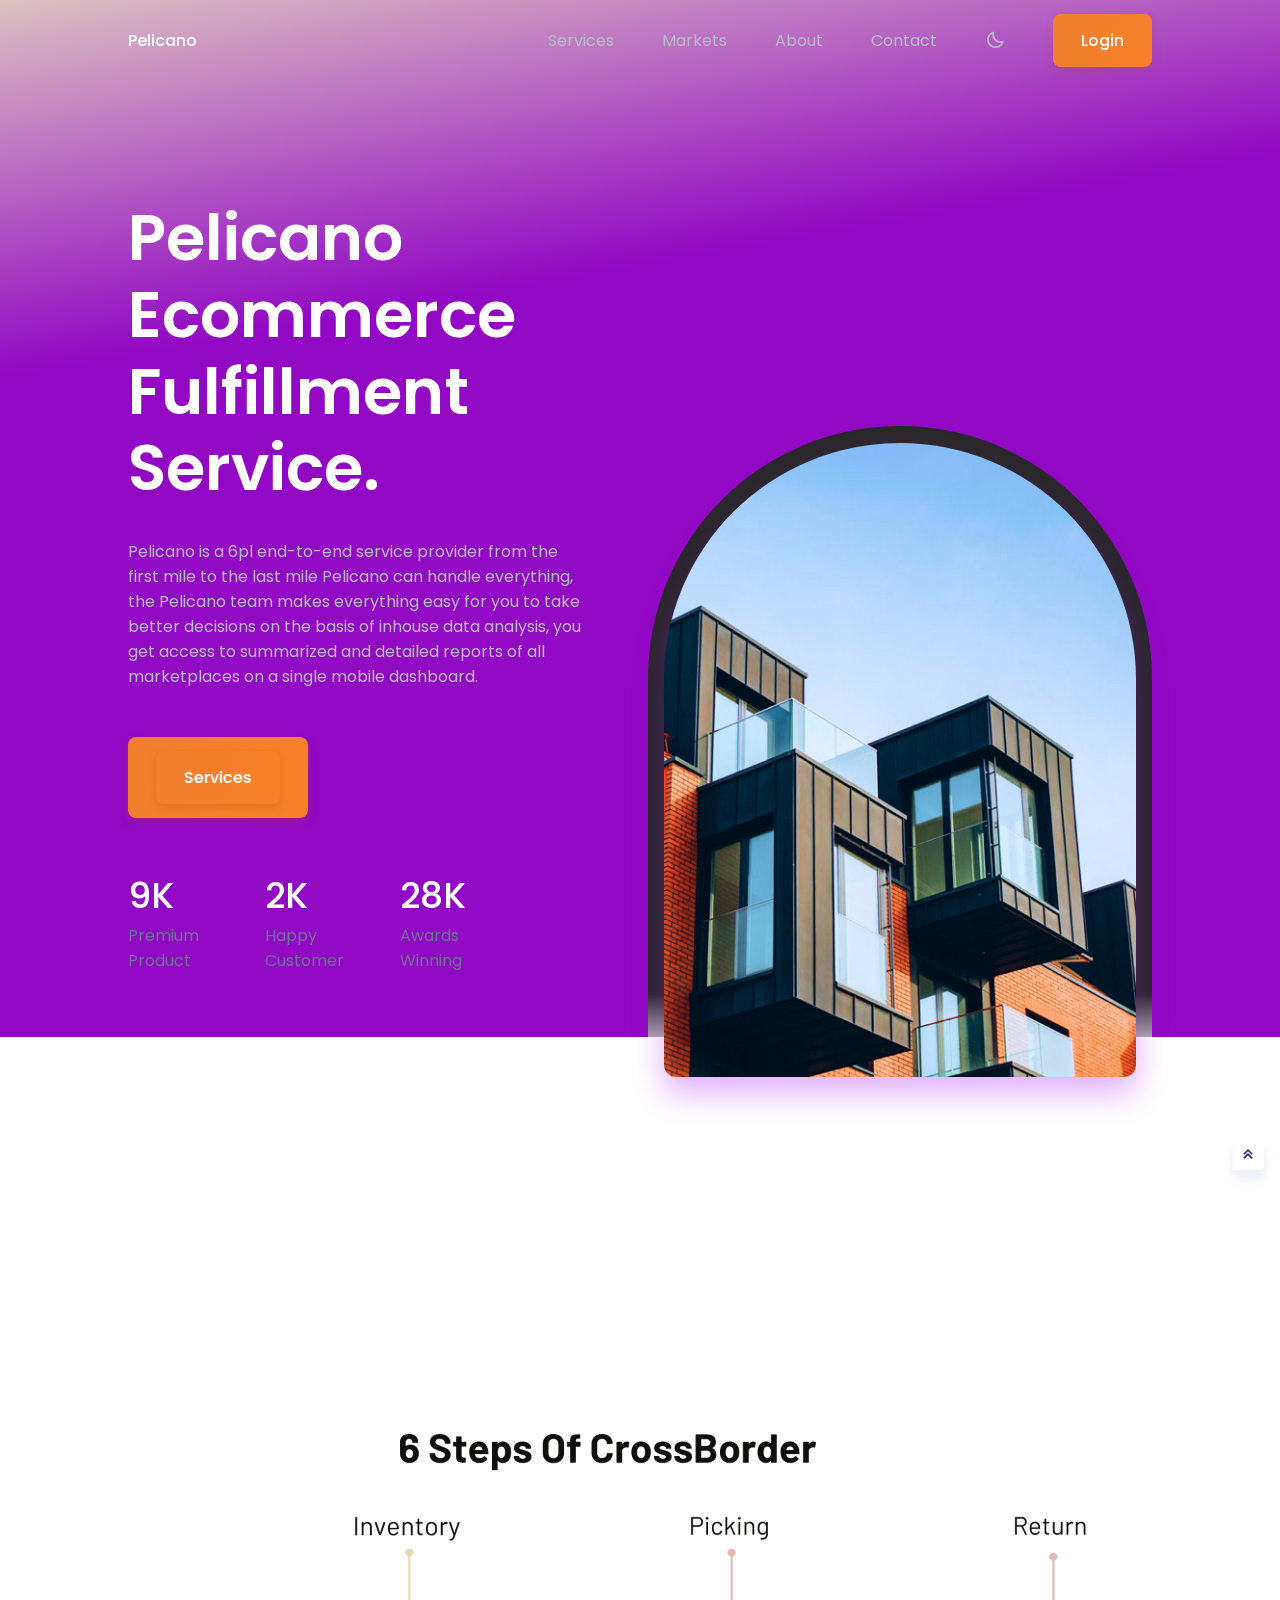
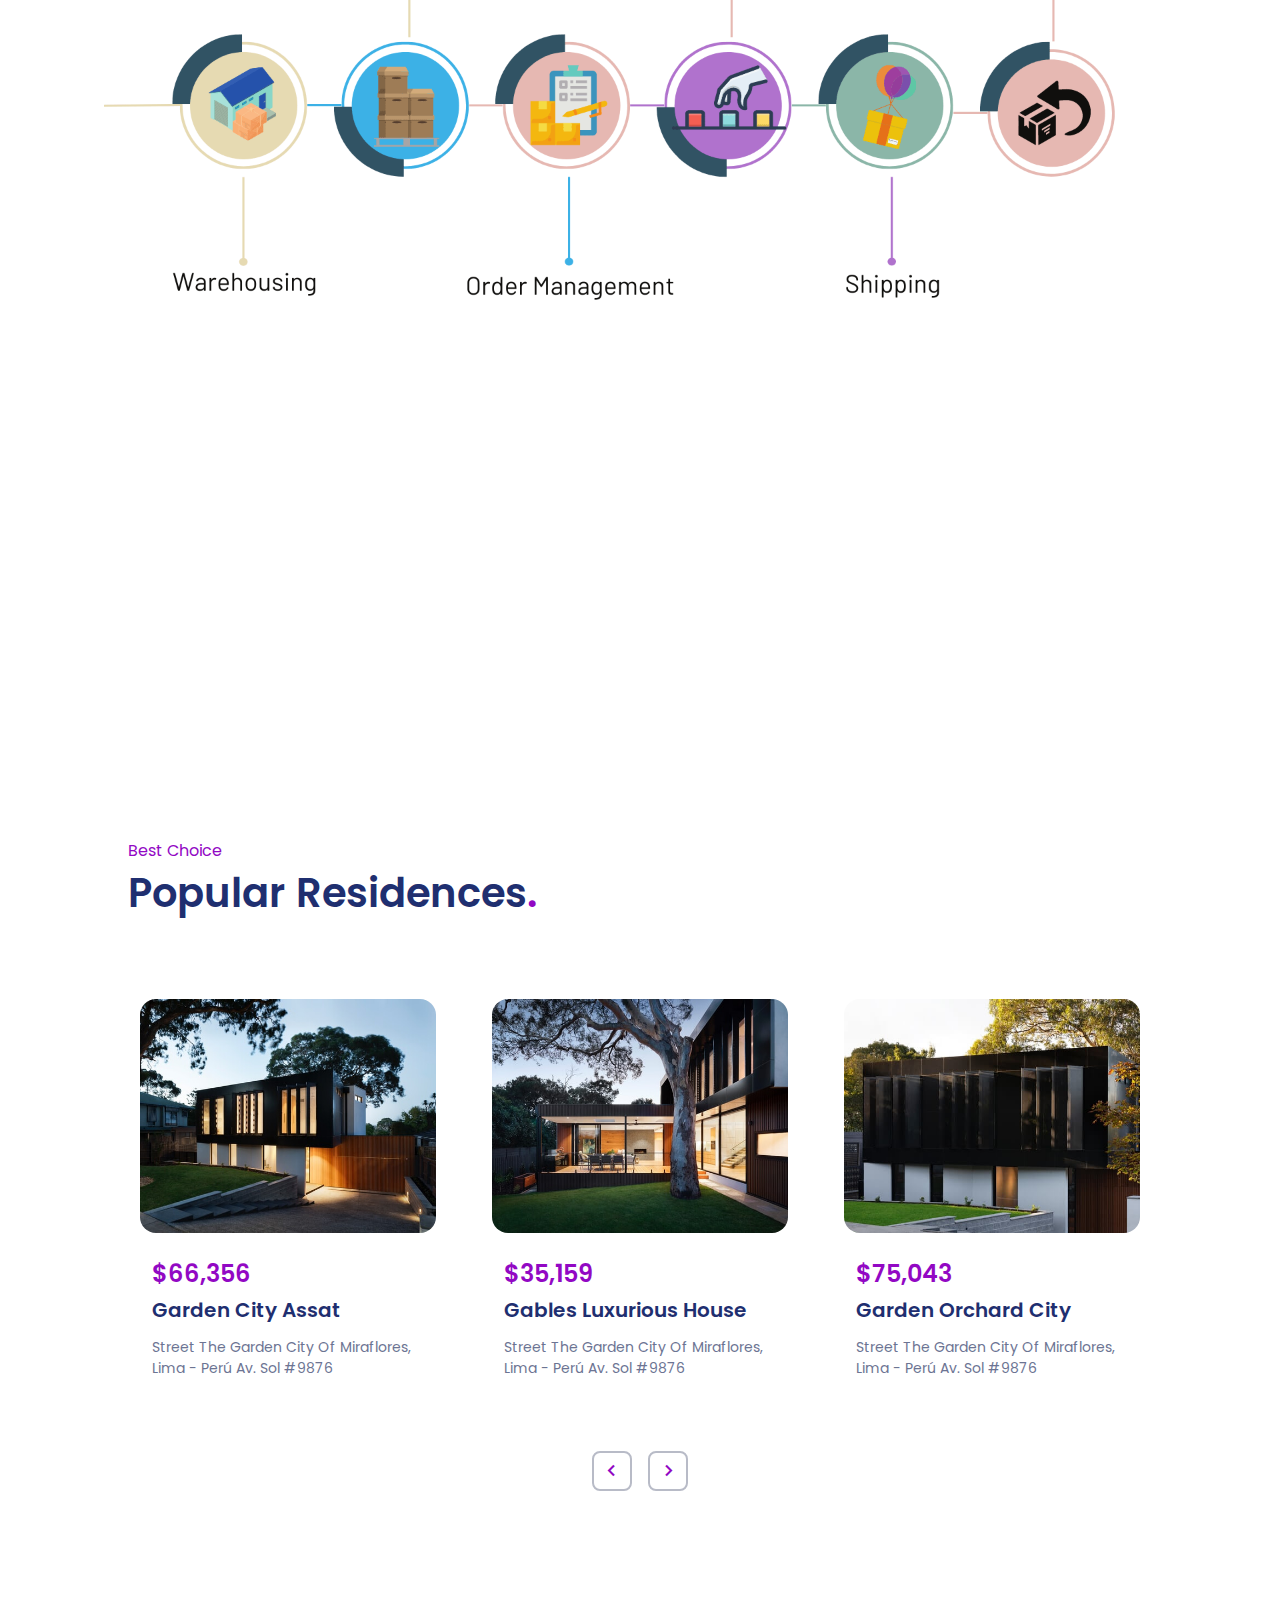
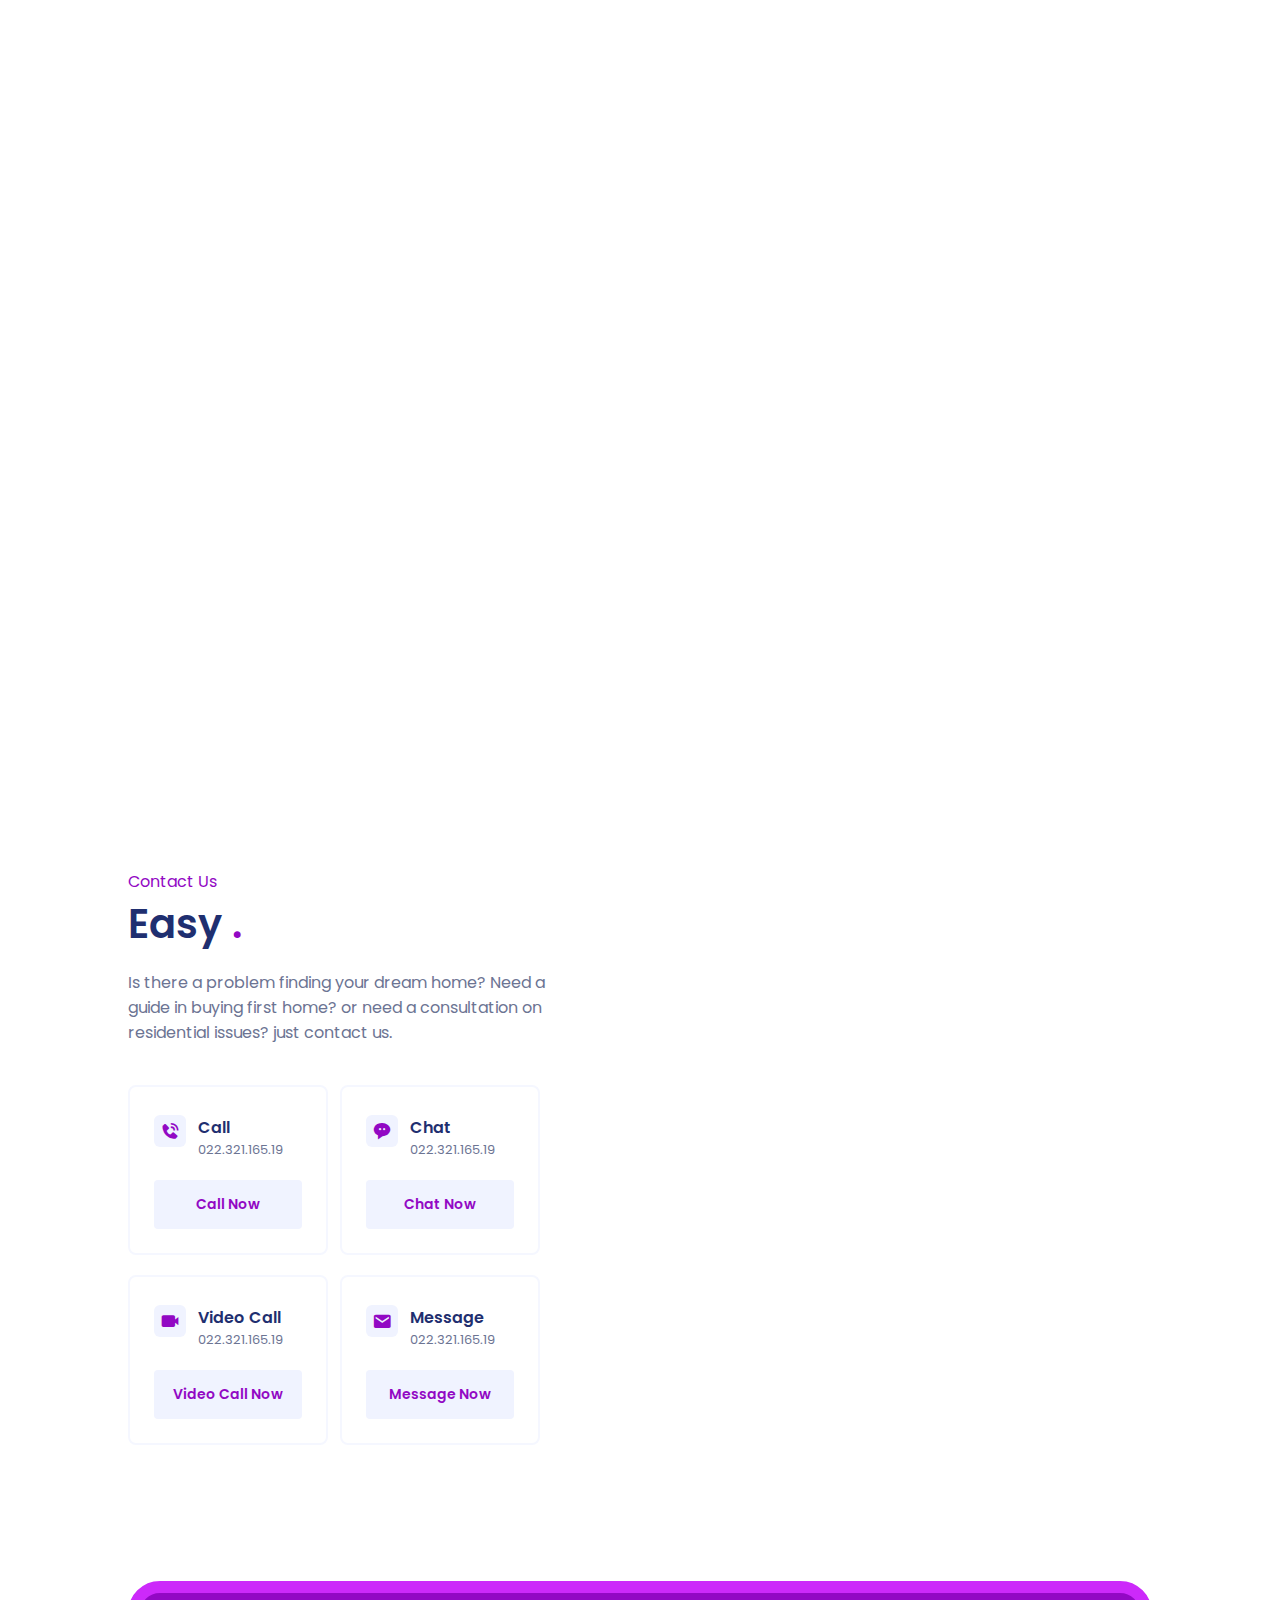
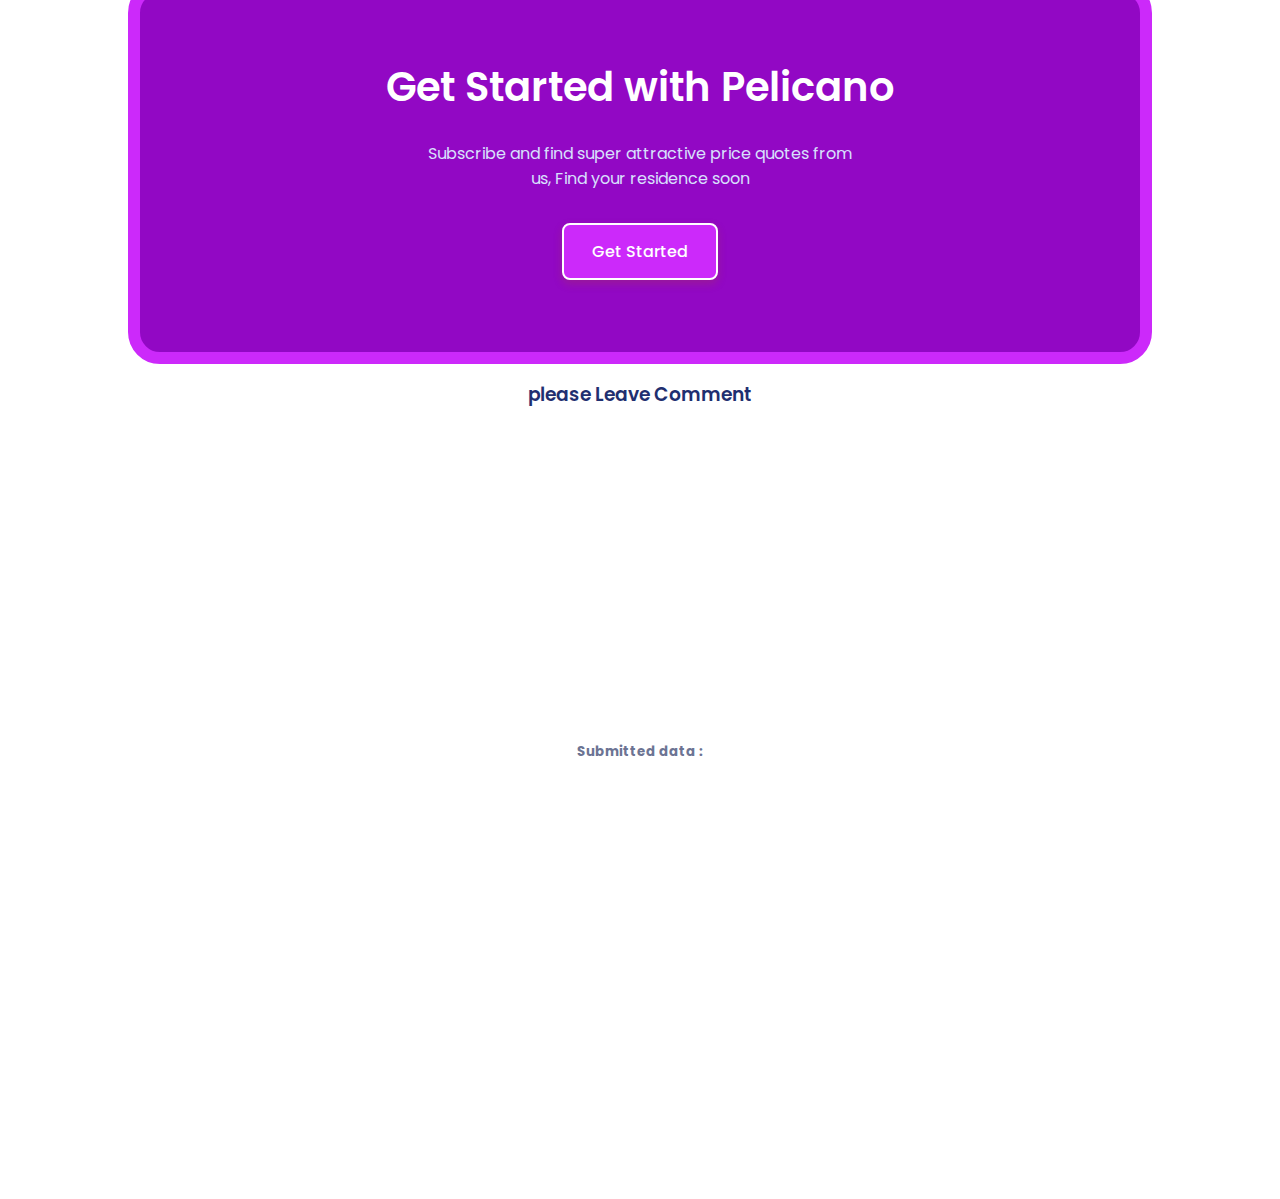
<file: index.html>
<!DOCTYPE html>
<html lang="en">
    <head>
        <meta charset="UTF-8" />
        <meta name="viewport" content="width=device-width, initial-scale=1.0" />

        <!--=============== FAVICON ===============-->
        <link rel="shortcut icon" href="assets/img/favicon.png" type="image/x-icon" />

        <!--=============== BOXICONS ===============-->
        <link href="https://unpkg.com/boxicons@2.1.2/css/boxicons.min.css" rel="stylesheet" />

        <!--=============== SWIPER CSS ===============-->
        <link rel="stylesheet" href="assets/css/swiper-bundle.min.css" />

        <!--=============== CSS ===============-->
        <link rel="stylesheet" href="assets//css//styles.css" />

        <title>Pelicano - Home</title>
    </head>
    <body>
        <!--==================== HEADER ====================-->
        <header class="header" id="header">
            <nav class="nav container">
                <a href="index.html" class="nav__logo"> Pelicano 
                    <!-- <i class="bx bxs-home-alt-2"></i>  -->
                </a>
                <div class="nav__menu">
                    <ul class="nav__list">
                        <li class="nav__item">
                            <a href="Services.html" class="nav__link">
                                <i class="bx bx-home-alt-2"></i>
                                <span>Services</span>
                            </a>
                        </li>
                        <li class="nav__item">
                            <a href="Markets.html" class="nav__link">
                                <i class="bx bx-building-house"></i>
                                <span>Markets</span>
                            </a>
                        </li>
                        <li class="nav__item">
                            <a href="About.html" class="nav__link">
                                <i class="bx bx-award"></i>
                                <span>About</span>
                            </a>
                        </li>
                        <li class="nav__item">
                            <a href="Contacts.html" class="nav__link">
                                <i class="bx bxs-phone"></i>
                                <span>Contact</span>
                            </a>
                        </li>
                    </ul>
                </div>

                <!--Theme change button -->
                <i class="bx bx-moon change-theme" id="theme-button"></i>

                <a href="Login.html" class="button nav__button">Login</a>
            </nav>
        </header>

        <!--==================== MAIN ====================-->
        <main class="main">
            <!--==================== HOME ====================-->
            <section class="home section" id="home">
                <div class="home__container container grid">
                    <div class="home__data">
                        <h1 class="home__title">
                            Pelicano Ecommerce Fulfillment Service. <br />
                        </h1>
                        <p class="home__description">
                            Pelicano is a 6pl end-to-end service provider from the first mile to the last mile Pelicano can handle everything, the Pelicano team makes everything easy for you to take better decisions on the basis of inhouse data analysis, you get access to summarized and detailed reports of all marketplaces on a single mobile dashboard.
                        </p>

                        <form action="Services.html" class="button">
                            <!-- <i class="bx bxs-map"></i>
                            <input
                                type="search"
                                placeholder="Search by location..."
                                class="home__search-input"
                            /> -->
                            <button class="button">Services</button>
                        </form>
                        <br/><br/><br/>
                        <div class="home__value">
                            <div>
                                <h1 class="home__value-number">9K <span>+</span></h1>
                                <span class="home__value-secription">Premium <br />Product</span>
                            </div>
                            <div>
                                <h1 class="home__value-number">2K <span>+</span></h1>
                                <span class="home__value-secription">Happy <br />Customer</span>
                            </div>
                            <div>
                                <h1 class="home__value-number">28K <span>+</span></h1>
                                <span class="home__value-secription">Awards <br />Winning</span>
                            </div>
                        </div>
                    </div>

                    <div class="home__images">
                        <div class="home__orbe"></div>
                        <div class="home__img">
                            <img src="assets/img/home.jpg" alt="home" />
                        </div>
                    </div>
                </div>
            </section>

            <!--==================== LOGOS ====================-->
            <section class="logos section">
                <div class="logos__container container grid">
                    <div class="logos__img">
                        <img src="assets/img/logo1.png" alt="" />
                    </div>
                    <div class="logos__img">
                        <img src="assets/img/logo2.png" alt="" />
                    </div>
                    <div class="logos__img">
                        <img src="assets/img/logo3.png" alt="" />
                    </div>
                    <div class="logos__img">
                        <img src="assets/img/logo4.png" alt="" />
                    </div>
                </div>
            </section>
            <article class="popular2"><br/><br/><br/><br/>
                <img src="assets/img/6SOCB.webp" alt="" class="popular">
            </article>
            
            <div class="Calign">
            <iframe class="elementor-video" frameborder="0" allowfullscreen="" allow="accelerometer; autoplay; clipboard-write; encrypted-media; gyroscope; picture-in-picture; web-share" title="Pelicano is an E-commerce End-To-End fulfillment company that helps small businesses grow." width="640" height="360" src="https://www.youtube.com/embed/CZ4xOhDBCK4?controls=1&amp;rel=0&amp;playsinline=0&amp;modestbranding=0&amp;autoplay=1&amp;start=0&amp;enablejsapi=1&amp;origin=https%3A%2F%2Fpelicano.biz&amp;widgetid=1" id="widget2"></iframe>

        </div>
            <!--==================== POPULAR ====================-->
            <section class="popular section" id="popular">
                <div class="container">
                    <span class="section__subtitle"> Best Choice </span>
                    <h2 class="section__title">Popular Residences<span>.</span></h2>

                    <div class="popular__container swiper">
                        <div class="swiper-wrapper">
                            <article class="popular__card swiper-slide">
                                <img src="assets/img/popular1.jpg" alt="" class="popular__img" />
                                <div class="popular__data">
                                    <h2 class="popular__price"><span>$</span>66,356</h2>
                                    <h3 class="popular__title">Garden City Assat</h3>
                                    <p class="popular__description">
                                        Street The Garden City Of Miraflores, Lima - Perú Av. Sol
                                        #9876
                                    </p>
                                </div>
                            </article>

                            <article class="popular__card swiper-slide">
                                <img src="assets/img/popular2.jpg" alt="" class="popular__img" />
                                <div class="popular__data">
                                    <h2 class="popular__price"><span>$</span>35,159</h2>
                                    <h3 class="popular__title">Gables Luxurious House</h3>
                                    <p class="popular__description">
                                        Street The Garden City Of Miraflores, Lima - Perú Av. Sol
                                        #9876
                                    </p>
                                </div>
                            </article>

                            <article class="popular__card swiper-slide">
                                <img src="assets/img/popular3.jpg" alt="" class="popular__img" />
                                <div class="popular__data">
                                    <h2 class="popular__price"><span>$</span>75,043</h2>
                                    <h3 class="popular__title">Garden Orchard City</h3>
                                    <p class="popular__description">
                                        Street The Garden City Of Miraflores, Lima - Perú Av. Sol
                                        #9876
                                    </p>
                                </div>
                            </article>

                            <article class="popular__card swiper-slide">
                                <img src="assets/img/popular4.jpg" alt="" class="popular__img" />
                                <div class="popular__data">
                                    <h2 class="popular__price"><span>$</span>62,024</h2>
                                    <h3 class="popular__title">Luxurious City Garden</h3>
                                    <p class="popular__description">
                                        Street The Garden City Of Miraflores, Lima - Perú Av. Sol
                                        #9876
                                    </p>
                                </div>
                            </article>

                            <article class="popular__card swiper-slide">
                                <img src="assets/img/popular5.jpg" alt="" class="popular__img" />
                                <div class="popular__data">
                                    <h2 class="popular__price"><span>$</span>47,043</h2>
                                    <h3 class="popular__title">Aliva Private Garden</h3>
                                    <p class="popular__description">
                                        Street The Garden City Of Miraflores, Lima - Perú Av. Sol
                                        #9876
                                    </p>
                                </div>
                            </article>
                        </div>

                        <div class="swiper-button-next">
                            <i class="bx bx-chevron-right"></i>
                        </div>
                        <div class="swiper-button-prev">
                            <i class="bx bx-chevron-left"></i>
                        </div>
                    </div>
                </div>
            </section>

            <!--==================== VALUE ====================-->
            <section class="value section" id="value">
                <div class="value__container container grid">
                    <div class="value__images">
                        <div class="value__orbe"></div>
                        <div class="value__img">
                            <img src="assets/img//value.jpg" alt="value" />
                        </div>
                    </div>

                    <div class="value__content">
                        <div class="value__data">
                            <span class="sction__subtitle">Our Value</span>
                            <h2 class="section__title">Value We Give To You<span>.</span></h2>
                            <p class="value__description">
                                We always ready to help by providing the best service for you. We
                                believe a good place to live can make your life better.
                            </p>
                        </div>

                        <div class="value__accordion">
                            <div class="value__accordion-item">
                                <header class="value__accordion-header">
                                    <i class="bx bxs-shield-x value__accordion-icon"></i>
                                    <h3 class="value__accordion-title">
                                        Best interest rates on the market
                                    </h3>
                                    <div class="value__accordion-arrow">
                                        <i class="bx bxs-down-arrow"></i>
                                    </div>
                                </header>

                                <div class="value__accordion-content">
                                    <p class="value__accordion-description">
                                        Price we provides is the best for you, we guarantee no price
                                        changes on your property due to various unexpected costs
                                        that may come.
                                    </p>
                                </div>
                            </div>

                            <div class="value__accordion-item">
                                <header class="value__accordion-header">
                                    <i class="bx bxs-x-square value__accordion-icon"></i>
                                    <h3 class="value__accordion-title">Prevent unstable prices</h3>
                                    <div class="value__accordion-arrow">
                                        <i class="bx bxs-down-arrow"></i>
                                    </div>
                                </header>

                                <div class="value__accordion-content">
                                    <p class="value__accordion-description">
                                        Price we provides is the best for you, we guarantee no price
                                        changes on your property due to various unexpected costs
                                        that may come.
                                    </p>
                                </div>
                            </div>

                            <div class="value__accordion-item">
                                <header class="value__accordion-header">
                                    <i class="bx bxs-bar-chart-square value__accordion-icon"></i>
                                    <h3 class="value__accordion-title">
                                        Best prices on the market
                                    </h3>
                                    <div class="value__accordion-arrow">
                                        <i class="bx bxs-down-arrow"></i>
                                    </div>
                                </header>

                                <div class="value__accordion-content">
                                    <p class="value__accordion-description">
                                        Price we provides is the best for you, we guarantee no price
                                        changes on your property due to various unexpected costs
                                        that may come.
                                    </p>
                                </div>
                            </div>

                            <div class="value__accordion-item">
                                <header class="value__accordion-header">
                                    <i class="bx bxs-check-square value__accordion-icon"></i>
                                    <h3 class="value__accordion-title">Security of your data</h3>
                                    <div class="value__accordion-arrow">
                                        <i class="bx bxs-down-arrow"></i>
                                    </div>
                                </header>

                                <div class="value__accordion-content">
                                    <p class="value__accordion-description">
                                        Price we provides is the best for you, we guarantee no price
                                        changes on your property due to various unexpected costs
                                        that may come.
                                    </p>
                                </div>
                            </div>
                        </div>
                    </div>
                </div>
            </section>

            <!--==================== CONTACT ====================-->
            <section class="contact section" id="contact">
                <div class="contact__container container grid">
                    <div class="contact__images">
                        <div class="contact__orbe"></div>
                        <div class="contact__img">
                            <img src="assets/img/contact.png" alt="contact" />
                        </div>
                    </div>

                    <div class="conatct__content">
                        <div class="contact__data">
                            <span class="section__subtitle">Contact Us</span>
                            <h2 class="section__title">Easy <span>.</span></h2>
                            <p class="contact__description">
                                Is there a problem finding your dream home? Need a guide in buying
                                first home? or need a consultation on residential issues? just
                                contact us.
                            </p>
                        </div>

                        <div class="contact__card">
                            <div class="contact__card-box">
                                <div class="contact__card-info">
                                    <i class="bx bxs-phone-call"></i>
                                    <div>
                                        <h3 class="contact__card-title">Call</h3>
                                        <p class="contact__card-description">022.321.165.19</p>
                                    </div>
                                </div>

                                <button class="button contact__card-button">Call Now</button>
                            </div>
                            <div class="contact__card-box">
                                <div class="contact__card-info">
                                    <i class="bx bxs-message-rounded-dots"></i>
                                    <div>
                                        <h3 class="contact__card-title">Chat</h3>
                                        <p class="contact__card-description">022.321.165.19</p>
                                    </div>
                                </div>

                                <button class="button contact__card-button">Chat Now</button>
                            </div>
                            <div class="contact__card-box">
                                <div class="contact__card-info">
                                    <i class="bx bxs-video"></i>
                                    <div>
                                        <h3 class="contact__card-title">Video Call</h3>
                                        <p class="contact__card-description">022.321.165.19</p>
                                    </div>
                                </div>

                                <button class="button contact__card-button">Video Call Now</button>
                            </div>
                            <div class="contact__card-box">
                                <div class="contact__card-info">
                                    <i class="bx bxs-envelope"></i>
                                    <div>
                                        <h3 class="contact__card-title">Message</h3>
                                        <p class="contact__card-description">022.321.165.19</p>
                                    </div>
                                </div>

                                <button class="button contact__card-button">Message Now</button>
                            </div>
                        </div>
                    </div>
                </div>
            </section>

            <!--==================== SUBSCRIBE ====================-->
            <section class="subscribe section">
                <div class="subscribe__container container">
                    <h1 class="subscribe__title">Get Started with Pelicano</h1>
                    <p class="subscribe__description">
                        Subscribe and find super attractive price quotes from us, Find your
                        residence soon
                    </p>
                    <a href="#" class="button subscribe__button">Get Started</a>
                </div>
            </section>


            <section>
                
      <div>
        <div align="center">
        
            
                <h3 class="">please Leave Comment</h3>
                    
                        <form id="myForm" action="" class="home__search">
                              
                                <form id="myForm" action="" class="home__value">
                                    Full name: <input class="home__search-input" id="userName" type="text" name="fname">
                                </form>
                                <form id="myForm" action="" class="home__search">
                                    Email : <input id="userEmail" type="text" name="email">
                                </form>
                                <form id="myForm" action="" class="home__search">
                                    <textarea class="home__search-input" id ="userComment" rows="4" cols="50" name="comment"> Enter comment here...</textarea>
                                    <input type="button" onclick="myFunction()" value="Submit">
                                </form>
                            
                        
                        </form>
        <h5>Submitted data :</h5>
        <p id="data"></p>
     </div>
        <script>
           function myFunction(){
            let data = "";  let name = document.getElementById("userName").value
            let email = document.getElementById("userEmail").value
            let comment = document.getElementById("userComment").value
           
           data = "User name : "+name+"<br/>User email : "+email+ "<br/>User comment : "+comment
           
           document.getElementById("data").innerHTML = data  // display data to paragraph
           }
        </script>
        </div>
            </section>
        </main>

        <!--==================== FOOTER ====================-->
        <footer class="footer section">
            <div class="footer__container container grid">
                <div>
                    <a href="#" class="footer__logo">Pelicano
                        <!-- <i class="bx bxs-home-alt-2"></i>  -->
                    </a>
                    <p class="footer__description">
                        Our vision is to make all people <br />
                        the best place to live for them.
                    </p>
                </div>

                <div class="footer__content">
                    <div>
                        <h3 class="footer__title">About</h3>
                        <ul class="footer__links">
                            <li>
                                <a href="#" class="footer__link">About Us</a>
                            </li>
                            <li>
                                <a href="#" class="footer__link">Features</a>
                            </li>
                            <li>
                                <a href="#" class="footer__link">News & Blog</a>
                            </li>
                        </ul>
                    </div>

                    <div>
                        <h3 class="footer__title">Company</h3>
                        <ul class="footer__links">
                            <li>
                                <a href="#" class="footer__link">How We Work?</a>
                            </li>
                            <li>
                                <a href="#" class="footer__link">Capital</a>
                            </li>
                            <li>
                                <a href="#" class="footer__link">Security</a>
                            </li>
                        </ul>
                    </div>

                    <div>
                        <h3 class="footer__title">Support</h3>
                        <ul class="footer__links">
                            <li>
                                <a href="#" class="footer__link">FAQs</a>
                            </li>
                            <li>
                                <a href="#" class="footer__link">Support center</a>
                            </li>
                            <li>
                                <a href="#" class="footer__link">Contact Us</a>
                            </li>
                        </ul>
                    </div>

                    <div>
                        <h3 class="footer__title">Follow us</h3>
                        <ul class="footer__socia">
                            <a
                                href="https://www.facebook.com/"
                                target="_blank"
                                class="footer__social-link"
                            >
                                <i class="bx bxl-facebook-circle"></i>
                            </a>
                            <a
                                href="https://www.instagram.com/"
                                target="_blank"
                                class="footer__social-link"
                            >
                                <i class="bx bxl-instagram-alt"></i>
                            </a>
                            <a
                                href="https://www.pinterest.com/"
                                target="_blank"
                                class="footer__social-link"
                            >
                                <i class="bx bxl-pinterest"></i>
                            </a>
                        </ul>
                    </div>
                </div>
            </div>

            <div class="footer__info container">
                <span class="footer__copy"> &#169; Rohaan. All rigths reserved </span>

                <div class="footer__privacy">
                    <a href="#">Terms & Agreements</a>
                    <a href="#">Privacy Policy</a>
                </div>
            </div>
        </footer>

        <!--========== SCROLL UP ==========-->
        <a href="#" class="scrollup" id="scroll-up">
            <i class="bx bx-chevrons-up"></i>
        </a>

        <!--=============== SCROLLREVEAL ===============-->
        <script src="assets/js/scrollreveal.min.js"></script>

        <!--=============== SWIPER JS ===============-->
        <script src="assets/js/swiper-bundle.min.js"></script>

        <!--=============== MAIN JS ===============-->
        <script src="/assets/js/main.js"></script>
    </body>
</html>
</file>
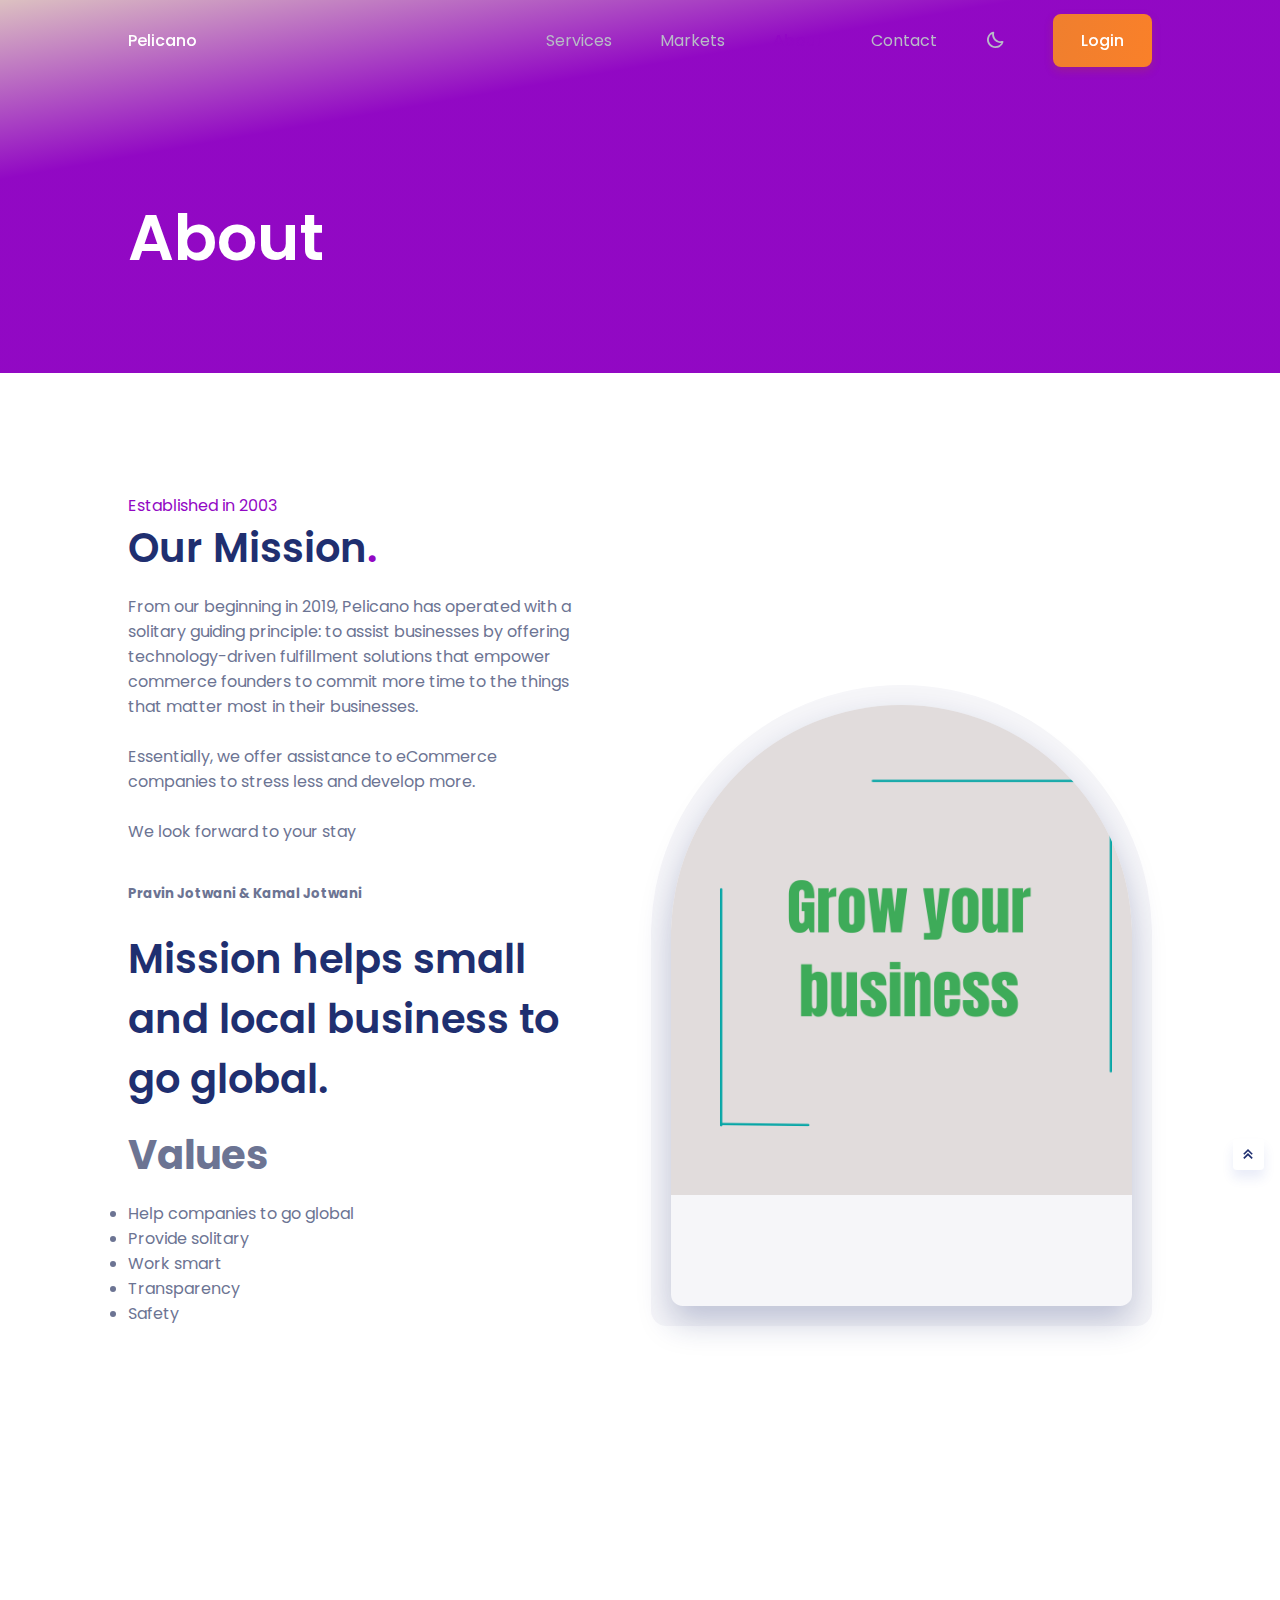
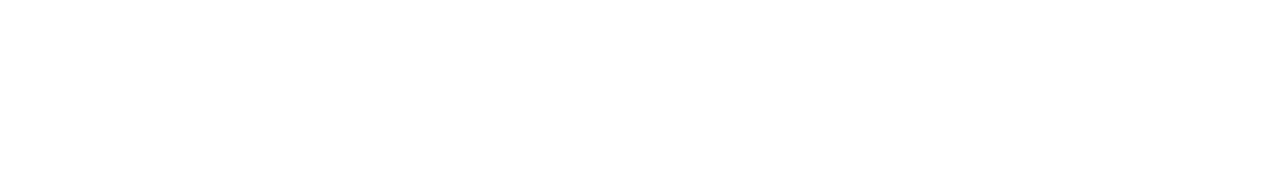
<file: About.html>
<!DOCTYPE html>
<html lang="en">
    <head>
        <meta charset="UTF-8" />
        <meta name="viewport" content="width=device-width, initial-scale=1.0" />

        <!--=============== FAVICON ===============-->
        <link rel="shortcut icon" href="assets/img/favicon.png" type="image/x-icon" />

        <!--=============== BOXICONS ===============-->
        <link href="https://unpkg.com/boxicons@2.1.2/css/boxicons.min.css" rel="stylesheet" />

        <!--=============== SWIPER CSS ===============-->
        <link rel="stylesheet" href="assets/css/swiper-bundle.min.css" />

        <!--=============== CSS ===============-->
        <link rel="stylesheet" href="assets//css//styles.css" />

        <title>Pelicano - About</title>
    </head>
    <body>
        <!--==================== HEADER ====================-->
        <header class="header" id="header">
            <nav class="nav container">
                <a href="index.html" class="nav__logo"> Pelicano 
                    <!-- <i class="bx bxs-home-alt-2"></i>  -->
                </a>
                <div class="nav__menu">
                    <ul class="nav__list">
                        <li class="nav__item">
                            <a href="Services.html" class="nav__link">
                                <i class="bx bx-home-alt-2"></i>
                                <span>Services</span>
                            </a>
                        </li>
                        <li class="nav__item">
                            <a href="Markets.html" class="nav__link">
                                <i class="bx bx-building-house"></i>
                                <span>Markets</span>
                            </a>
                        </li>
                        <li class="nav__item">
                            <a href="About.html" class="nav__link active-link">
                                <i class="bx bx-award"></i>
                                <span>About</span>
                            </a>
                        </li>
                        <li class="nav__item">
                            <a href="Contacts.html" class="nav__link">
                                <i class="bx bxs-phone"></i>
                                <span>Contact</span>
                            </a>
                        </li>
                    </ul>
                </div>

                <!--Theme change button -->
                <i class="bx bx-moon change-theme" id="theme-button"></i>

                <a href="Login.html" class="button nav__button">Login</a>
            </nav>
        </header>

        <!--==================== MAIN ====================-->
        <main class="main">
            <!--==================== HOME ====================-->
            <section class="home section" id="home">
                <div class="home__container container grid">
                    <div class="home__data">
                        <h1 class="home__title">
                            About <br />
                        </h1>
                        <!-- <p class="home__description">
                            Pelicano is a 6pl end-to-end service provider from the first mile to the last mile Pelicano can handle everything, the Pelicano team makes everything easy for you to take better decisions on the basis of inhouse data analysis, you get access to summarized and detailed reports of all marketplaces on a single mobile dashboard.
                        </p> -->

                        <!-- <form action="Services.html" class="button">
                            <i class="bx bxs-map"></i>
                            <input
                                type="search"
                                placeholder="Search by location..."
                                class="home__search-input"
                            /> 
                            <button class="button">Services</button>
                        </form>
                        <br/><br/><br/>
                        <div class="home__value">
                            <div>
                                <h1 class="home__value-number">9K <span>+</span></h1>
                                <span class="home__value-secription">Premium <br />Product</span>
                            </div>
                            <div>
                                <h1 class="home__value-number">2K <span>+</span></h1>
                                <span class="home__value-secription">Happy <br />Customer</span>
                            </div>
                            <div>
                                <h1 class="home__value-number">28K <span>+</span></h1>
                                <span class="home__value-secription">Awards <br />Winning</span>
                            </div>
                        </div> -->
                    </div>

                    <!-- <div class="home__images">
                        <div class="home__orbe"></div>
                        <div class="home__img">
                            <img src="assets/img/home.jpg" alt="home" />
                        </div>
                    </div> -->
                </div>
            </section>

            <!--==================== CONTACT ====================-->
            <section class="contact section" id="contact">
                <div class="contact__container container grid">
                    <div class="contact__images">
                        <div class="contact__orbe"></div>
                        <div class="contact__img">
                            <img src="assets/img/stop-war..webp" alt="contact" />
                        </div>
                    </div>

                    <div class="conatct__content">
                        <div class="contact__data">
                            <span class="section__subtitle">Established in 2003
                            </span>
                            <h2 class="section__title">Our Mission<span>.</span></h2>
                            <p class="contact__description">
                                From our beginning in 2019, Pelicano has operated with a solitary guiding principle: to assist businesses by offering technology-driven fulfillment solutions that empower commerce founders to commit more time to the things that matter most in their businesses.
                                <br/><br/>
                                Essentially, we offer assistance to eCommerce companies to stress less and develop more.
                                <br/><br/>
                                We look forward to your stay
                            </p>
                            <h5>Pravin Jotwani & Kamal Jotwani</h5>
                            <br/>
                        </div>

                        <div class="contact__data">
                            
                            <h2 class="section__title">Mission helps small and local business to go global.</h2>
                            <h4 class="section__title">Values</h4>
                                <li>Help companies to go global</li>
                                <li>Provide solitary</li>
                                <li>Work smart</li>
                                <li>Transparency</li>
                                <li>Safety</li>
                       </div>

                        <!-- <div class="contact__card">
                            <div class="contact__card-box">
                                <div class="contact__card-info">
                                    <i class="bx bxs-phone-call"></i>
                                    <div>
                                        <h3 class="contact__card-title">Call</h3>
                                        <p class="contact__card-description">022.321.165.19</p>
                                    </div>
                                </div>

                                <button class="button contact__card-button">Call Now</button>
                            </div>
                            <div class="contact__card-box">
                                <div class="contact__card-info">
                                    <i class="bx bxs-message-rounded-dots"></i>
                                    <div>
                                        <h3 class="contact__card-title">Chat</h3>
                                        <p class="contact__card-description">022.321.165.19</p>
                                    </div>
                                </div>

                                <button class="button contact__card-button">Chat Now</button>
                            </div>
                            <div class="contact__card-box">
                                <div class="contact__card-info">
                                    <i class="bx bxs-video"></i>
                                    <div>
                                        <h3 class="contact__card-title">Video Call</h3>
                                        <p class="contact__card-description">022.321.165.19</p>
                                    </div>
                                </div>

                                <button class="button contact__card-button">Video Call Now</button>
                            </div>
                            <div class="contact__card-box">
                                <div class="contact__card-info">
                                    <i class="bx bxs-envelope"></i>
                                    <div>
                                        <h3 class="contact__card-title">Message</h3>
                                        <p class="contact__card-description">022.321.165.19</p>
                                    </div>
                                </div>

                                <button class="button contact__card-button">Message Now</button>
                            </div>
                        </div> -->
                    </div>
                </div>
            </section>

            <!--==================== LOGOS ====================-->
            <!-- <section class="logos section"> 
                <div class="logos__container container grid">
                    <div class="logos__img">
                        <img src="assets/img/logo1.png" alt="" />
                    </div>
                    <div class="logos__img">
                        <img src="assets/img/logo2.png" alt="" />
                    </div>
                    <div class="logos__img">
                        <img src="assets/img/logo3.png" alt="" />
                    </div>
                    <div class="logos__img">
                        <img src="assets/img/logo4.png" alt="" />
                    </div>
                </div>
            </section> -->

            <!--==================== POPULAR ====================-->
            <!-- <section class="popular section" id="popular">
                <div class="container">
                    <span class="section__subtitle"> Best Choise </span>
                    <h2 class="section__title">Popular Residences<span>.</span></h2>

                    <div class="popular__container swiper">
                        <div class="swiper-wrapper">
                            <article class="popular__card swiper-slide">
                                <img src="assets/img/popular1.jpg" alt="" class="popular__img" />
                                <div class="popular__data">
                                    <h2 class="popular__price"><span>$</span>66,356</h2>
                                    <h3 class="popular__title">Garden City Assat</h3>
                                    <p class="popular__description">
                                        Street The Garden City Of Miraflores, Lima - Perú Av. Sol
                                        #9876
                                    </p>
                                </div>
                            </article> -->

                            <!-- <article class="popular__card swiper-slide">
                                <img src="assets/img/popular2.jpg" alt="" class="popular__img" />
                                <div class="popular__data">
                                    <h2 class="popular__price"><span>$</span>35,159</h2>
                                    <h3 class="popular__title">Gables Luxurious House</h3>
                                    <p class="popular__description">
                                        Street The Garden City Of Miraflores, Lima - Perú Av. Sol
                                        #9876
                                    </p>
                                </div>
                            </article> 

                            <article class="popular__card swiper-slide">
                                <img src="assets/img/popular3.jpg" alt="" class="popular__img" />
                                <div class="popular__data">
                                    <h2 class="popular__price"><span>$</span>75,043</h2>
                                    <h3 class="popular__title">Garden Orchard City</h3>
                                    <p class="popular__description">
                                        Street The Garden City Of Miraflores, Lima - Perú Av. Sol
                                        #9876
                                    </p>
                                </div>
                            </article>

                            <article class="popular__card swiper-slide">
                                <img src="assets/img/popular4.jpg" alt="" class="popular__img" />
                                <div class="popular__data">
                                    <h2 class="popular__price"><span>$</span>62,024</h2>
                                    <h3 class="popular__title">Luxurious City Garden</h3>
                                    <p class="popular__description">
                                        Street The Garden City Of Miraflores, Lima - Perú Av. Sol
                                        #9876
                                    </p>
                                </div>
                            </article>

                            <article class="popular__card swiper-slide">
                                <img src="assets/img/popular5.jpg" alt="" class="popular__img" />
                                <div class="popular__data">
                                    <h2 class="popular__price"><span>$</span>47,043</h2>
                                    <h3 class="popular__title">Aliva Private Garden</h3>
                                    <p class="popular__description">
                                        Street The Garden City Of Miraflores, Lima - Perú Av. Sol
                                        #9876
                                    </p>
                                </div>
                            </article>
                        </div>

                        <div class="swiper-button-next">
                            <i class="bx bx-chevron-right"></i>
                        </div>
                        <div class="swiper-button-prev">
                            <i class="bx bx-chevron-left"></i>
                        </div>
                    </div>
                </div>
            </section>-->

            <!-- ==================== VALUE ==================== -->
            <!-- <section class="value section" id="value">
                <div class="value__container container grid">
                    <div class="value__images">
                        <div class="value__orbe"></div>
                        <div class="value__img">
                            <img src="assets/img//value.jpg" alt="value" />
                        </div>
                    </div>

                    <div class="value__content">
                        <div class="value__data">
                            <span class="sction__subtitle">Our Value</span>
                            <h2 class="section__title">Value We Give To You<span>.</span></h2>
                            <p class="value__description">
                                We always ready to help by providing the best service for you. We
                                believe a good place to live can make your life better.
                            </p>
                        </div>

                        <div class="value__accordion">
                            <div class="value__accordion-item">
                                <header class="value__accordion-header">
                                    <i class="bx bxs-shield-x value__accordion-icon"></i>
                                    <h3 class="value__accordion-title">
                                        Best interest rates on the market
                                    </h3>
                                    <div class="value__accordion-arrow">
                                        <i class="bx bxs-down-arrow"></i>
                                    </div>
                                </header>

                                <div class="value__accordion-content">
                                    <p class="value__accordion-description">
                                        Price we provides is the best for you, we guarantee no price
                                        changes on your property due to various unexpected costs
                                        that may come.
                                    </p>
                                </div>
                            </div>

                            <div class="value__accordion-item">
                                <header class="value__accordion-header">
                                    <i class="bx bxs-x-square value__accordion-icon"></i>
                                    <h3 class="value__accordion-title">Prevent unstable prices</h3>
                                    <div class="value__accordion-arrow">
                                        <i class="bx bxs-down-arrow"></i>
                                    </div>
                                </header>

                                <div class="value__accordion-content">
                                    <p class="value__accordion-description">
                                        Price we provides is the best for you, we guarantee no price
                                        changes on your property due to various unexpected costs
                                        that may come.
                                    </p>
                                </div>
                            </div>

                            <div class="value__accordion-item">
                                <header class="value__accordion-header">
                                    <i class="bx bxs-bar-chart-square value__accordion-icon"></i>
                                    <h3 class="value__accordion-title">
                                        Best prices on the market
                                    </h3>
                                    <div class="value__accordion-arrow">
                                        <i class="bx bxs-down-arrow"></i>
                                    </div>
                                </header>

                                <div class="value__accordion-content">
                                    <p class="value__accordion-description">
                                        Price we provides is the best for you, we guarantee no price
                                        changes on your property due to various unexpected costs
                                        that may come.
                                    </p>
                                </div>
                            </div>

                            <div class="value__accordion-item">
                                <header class="value__accordion-header">
                                    <i class="bx bxs-check-square value__accordion-icon"></i>
                                    <h3 class="value__accordion-title">Security of your data</h3>
                                    <div class="value__accordion-arrow">
                                        <i class="bx bxs-down-arrow"></i>
                                    </div>
                                </header>

                                <div class="value__accordion-content">
                                    <p class="value__accordion-description">
                                        Price we provides is the best for you, we guarantee no price
                                        changes on your property due to various unexpected costs
                                        that may come.
                                    </p>
                                </div>
                            </div>
                        </div>
                    </div>
                </div>
            </section> -->

            <!--==================== CONTACT ====================-->
            <!-- <section class="contact section" id="contact">
                <div class="contact__container container grid">
                    <div class="contact__images">
                        <div class="contact__orbe"></div>
                        <div class="contact__img">
                            <img src="assets/img/stop-war..webp" alt="contact" />
                        </div>
                    </div>

                    <div class="conatct__content">
                        <div class="contact__data">
                            <span class="section__subtitle">Contact Us</span>
                            <h2 class="section__title">Easy <span>.</span></h2>
                            <p class="contact__description">
                                Is there a problem finding your dream home? Need a guide in buying
                                first home? or need a consultation on residential issues? just
                                contact us.
                            </p>
                        </div>

                        <div class="contact__card">
                            <div class="contact__card-box">
                                <div class="contact__card-info">
                                    <i class="bx bxs-phone-call"></i>
                                    <div>
                                        <h3 class="contact__card-title">Call</h3>
                                        <p class="contact__card-description">022.321.165.19</p>
                                    </div>
                                </div>

                                <button class="button contact__card-button">Call Now</button>
                            </div>
                            <div class="contact__card-box">
                                <div class="contact__card-info">
                                    <i class="bx bxs-message-rounded-dots"></i>
                                    <div>
                                        <h3 class="contact__card-title">Chat</h3>
                                        <p class="contact__card-description">022.321.165.19</p>
                                    </div>
                                </div>

                                <button class="button contact__card-button">Chat Now</button>
                            </div>
                            <div class="contact__card-box">
                                <div class="contact__card-info">
                                    <i class="bx bxs-video"></i>
                                    <div>
                                        <h3 class="contact__card-title">Video Call</h3>
                                        <p class="contact__card-description">022.321.165.19</p>
                                    </div>
                                </div>

                                <button class="button contact__card-button">Video Call Now</button>
                            </div>
                            <div class="contact__card-box">
                                <div class="contact__card-info">
                                    <i class="bx bxs-envelope"></i>
                                    <div>
                                        <h3 class="contact__card-title">Message</h3>
                                        <p class="contact__card-description">022.321.165.19</p>
                                    </div>
                                </div>

                                <button class="button contact__card-button">Message Now</button>
                            </div>
                        </div>
                    </div>
                </div>
            </section>-->

            <!--==================== SUBSCRIBE ====================-->
            <!--<section class="subscribe section">
                <div class="subscribe__container container">
                    <h1 class="subscribe__title">Get Started with Holux</h1>
                    <p class="subscribe__description">
                        Subscribe and find super attractive price quotes from us, Find your
                        residence soon
                    </p>
                    <a href="#" class="button subscribe__button">Get Started</a>
                </div>
            </section>
        </main> -->

        <!--==================== FOOTER ====================-->
        <footer class="footer section">
            <div class="footer__container container grid">
                <div>
                    <a href="#" class="footer__logo">Pelicano
                        <!-- <i class="bx bxs-home-alt-2"></i>  -->
                    </a>
                    <p class="footer__description">
                        Our vision is to make all people <br />
                        the best place to live for them.
                    </p>
                </div>

                <div class="footer__content">
                    <div>
                        <h3 class="footer__title">About</h3>
                        <ul class="footer__links">
                            <li>
                                <a href="#" class="footer__link">About Us</a>
                            </li>
                            <li>
                                <a href="#" class="footer__link">Features</a>
                            </li>
                            <li>
                                <a href="#" class="footer__link">News & Blog</a>
                            </li>
                        </ul>
                    </div>

                    <div>
                        <h3 class="footer__title">Company</h3>
                        <ul class="footer__links">
                            <li>
                                <a href="#" class="footer__link">How We Work?</a>
                            </li>
                            <li>
                                <a href="#" class="footer__link">Capital</a>
                            </li>
                            <li>
                                <a href="#" class="footer__link">Security</a>
                            </li>
                        </ul>
                    </div>

                    <div>
                        <h3 class="footer__title">Support</h3>
                        <ul class="footer__links">
                            <li>
                                <a href="#" class="footer__link">FAQs</a>
                            </li>
                            <li>
                                <a href="#" class="footer__link">Support center</a>
                            </li>
                            <li>
                                <a href="#" class="footer__link">Contact Us</a>
                            </li>
                        </ul>
                    </div>

                    <div>
                        <h3 class="footer__title">Follow us</h3>
                        <ul class="footer__socia">
                            <a
                                href="https://www.facebook.com/"
                                target="_blank"
                                class="footer__social-link"
                            >
                                <i class="bx bxl-facebook-circle"></i>
                            </a>
                            <a
                                href="https://www.instagram.com/"
                                target="_blank"
                                class="footer__social-link"
                            >
                                <i class="bx bxl-instagram-alt"></i>
                            </a>
                            <a
                                href="https://www.pinterest.com/"
                                target="_blank"
                                class="footer__social-link"
                            >
                                <i class="bx bxl-pinterest"></i>
                            </a>
                        </ul>
                    </div>
                </div>
            </div>

            <div class="footer__info container">
                <span class="footer__copy"> &#169; Rohaan. All rigths reserved </span>

                <div class="footer__privacy">
                    <a href="#">Terms & Agreements</a>
                    <a href="#">Privacy Policy</a>
                </div>
            </div>
        </footer>

        <!--========== SCROLL UP ==========-->
        <a href="#" class="scrollup" id="scroll-up">
            <i class="bx bx-chevrons-up"></i>
        </a>

        <!--=============== SCROLLREVEAL ===============-->
        <script src="assets/js/scrollreveal.min.js"></script>

        <!--=============== SWIPER JS ===============-->
        <script src="assets/js/swiper-bundle.min.js"></script>

        <!--=============== MAIN JS ===============-->
        <script src="/assets/js/main.js"></script>
    </body>
</html>
</file>
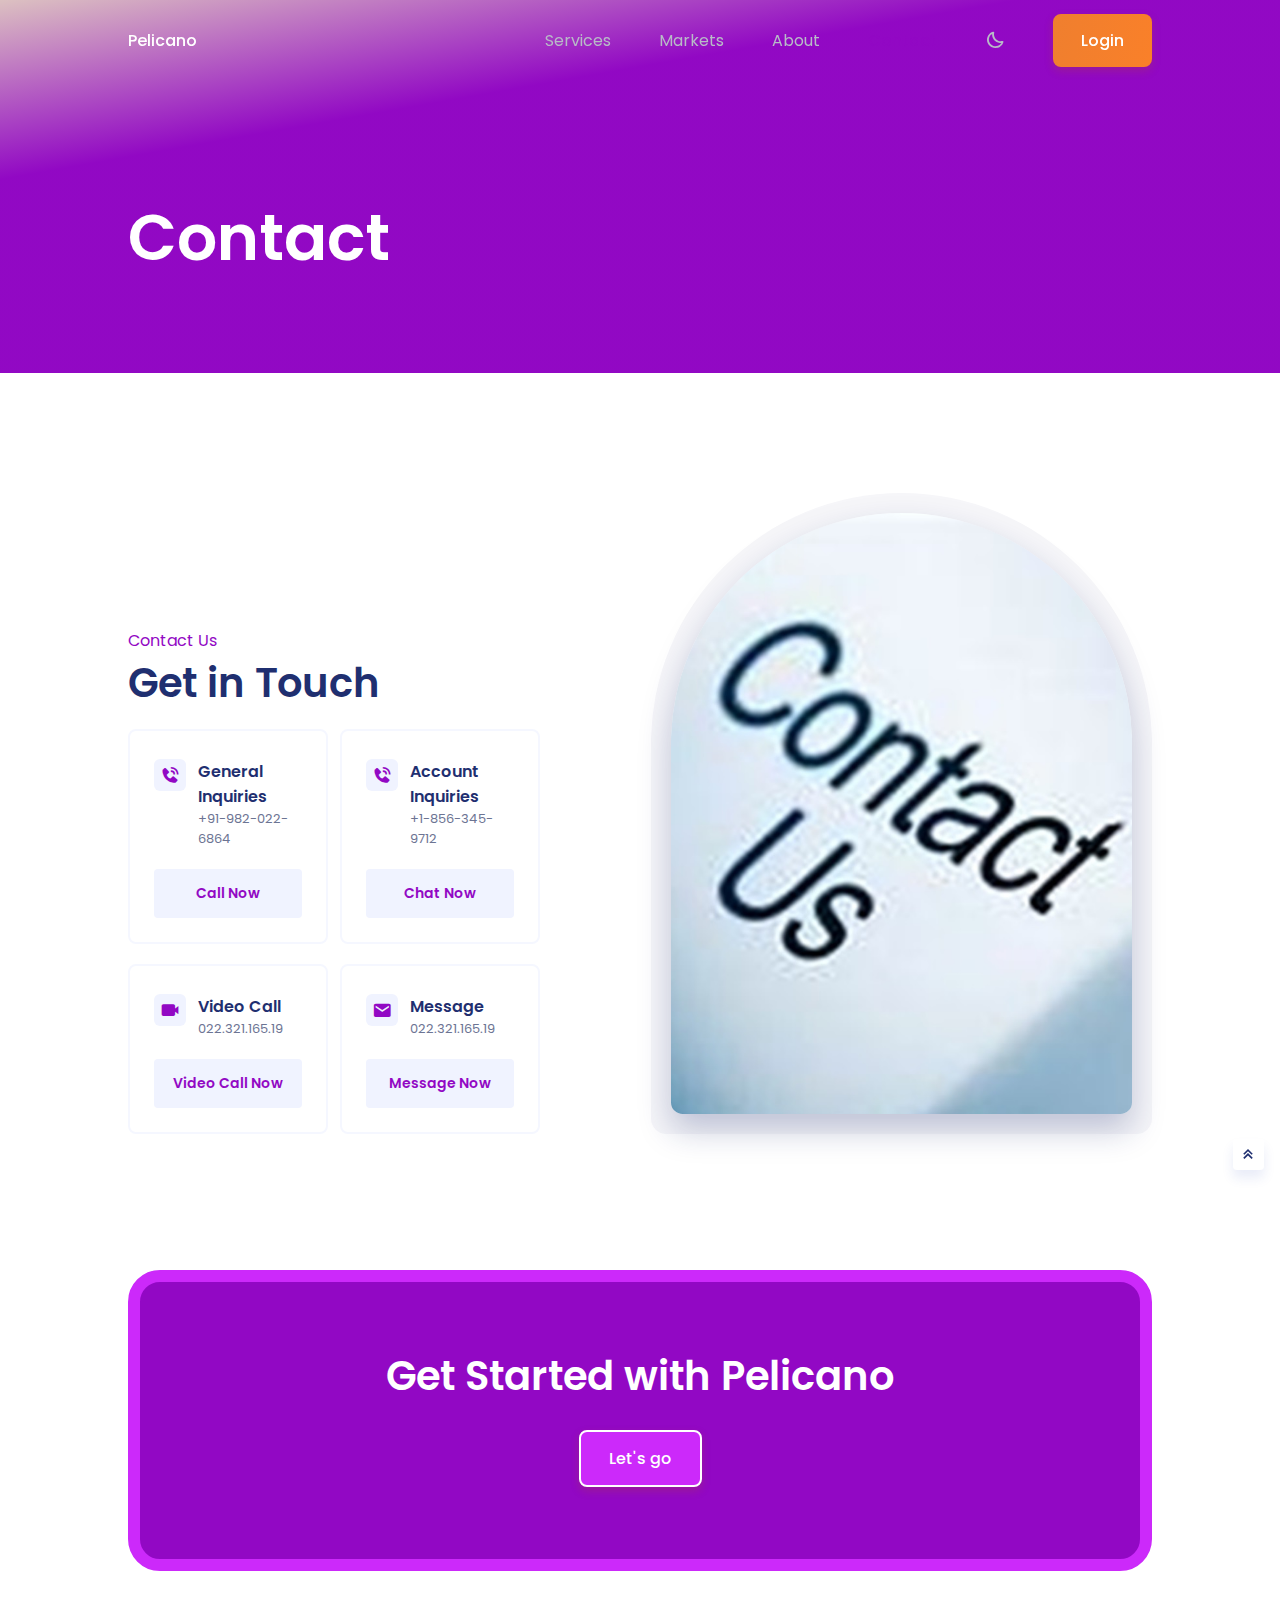
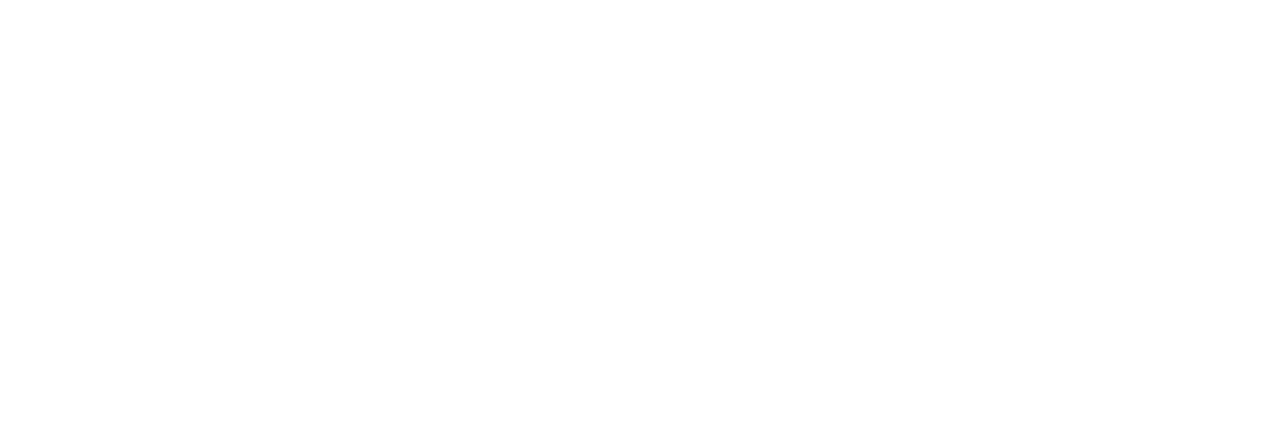
<file: Contacts.html>
<!DOCTYPE html>
<html lang="en">
    <head>
        <meta charset="UTF-8" />
        <meta name="viewport" content="width=device-width, initial-scale=1.0" />

        <!--=============== FAVICON ===============-->
        <link rel="shortcut icon" href="assets/img/favicon.png" type="image/x-icon" />

        <!--=============== BOXICONS ===============-->
        <link href="https://unpkg.com/boxicons@2.1.2/css/boxicons.min.css" rel="stylesheet" />

        <!--=============== SWIPER CSS ===============-->
        <link rel="stylesheet" href="assets/css/swiper-bundle.min.css" />

        <!--=============== CSS ===============-->
        <link rel="stylesheet" href="assets//css//styles.css" />

        <title>Pelicano - Contacts</title>
    </head>
    <body>
        <!--==================== HEADER ====================-->
        <header class="header" id="header">
            <nav class="nav container">
                <a href="index.html" class="nav__logo"> Pelicano 
                    <!-- <i class="bx bxs-home-alt-2"></i>  -->
                </a>
                <div class="nav__menu">
                    <ul class="nav__list">
                        <li class="nav__item">
                            <a href="Services.html" class="nav__link">
                                <i class="bx bx-home-alt-2"></i>
                                <span>Services</span>
                            </a>
                        </li>
                        <li class="nav__item">
                            <a href="Markets.html" class="nav__link">
                                <i class="bx bx-building-house"></i>
                                <span>Markets</span>
                            </a>
                        </li>
                        <li class="nav__item">
                            <a href="About.html" class="nav__link">
                                <i class="bx bx-award"></i>
                                <span>About</span>
                            </a>
                        </li>
                        <li class="nav__item">
                            <a href="Contact.html" class="nav__link active-link">
                                <i class="bx bxs-phone"></i>
                                <span>Contact</span>
                            </a>
                        </li>
                    </ul>
                </div>

                <!--Theme change button -->
                <i class="bx bx-moon change-theme" id="theme-button"></i>

                <a href="Login.html" class="button nav__button">Login</a>
            </nav>
        </header>

        <!--==================== MAIN ====================-->
        <main class="main">
            <!--==================== HOME ====================-->
            <section class="home section" id="home">
                <div class="home__container container grid">
                    <div class="home__data">
                        <h1 class="home__title">
                            Contact <br />
                        </h1>
                       
                        <!-- <form action="" class="home__search">
                            <i class="bx bxs-map"></i>
                            <input
                                type="search"
                                placeholder="Search by location..."
                                class="home__search-input"
                            />
                            <button class="button">Search</button>
                        </form> -->
                    </div>
                </div>
            </section>

            <!--====================         ====================-->
            

            <!--==================== POPULAR ====================-->
            
            <!--==================== VALUE ====================-->
            
            <!--==================== CONTACT ====================-->
            <section class="contact section" id="contact">
                <div class="contact__container container grid">
    
                    <div class="contact__images">
                        <div class="contact__orbe"></div>
                        <div class="contact__img">
                            <img src="assets/img/CU.jpg" alt="contact" />
                        </div>
                    </div>


                    <div class="conatct__content">
                        <div class="contact__data">
                            <span class="section__subtitle">Contact Us</span>
                            <h2 class="section__title">Get in Touch</h2>
                        </div>

                        <div class="contact__card">
                            <div class="contact__card-box">
                                <div class="contact__card-info">
                                    <i class="bx bxs-phone-call"></i>
                                    <div>
                                        <h3 class="contact__card-title">General Inquiries</h3>
                                        <p class="contact__card-description">+91-982-022-6864</p>
                                    </div>
                                </div>

                                <button class="button contact__card-button">Call Now</button>
                            </div>
                            <div class="contact__card-box">
                                <div class="contact__card-info">
                                    <!-- <i class="bx bxs-message-rounded-dots"></i> -->
                                    <i class="bx bxs-phone-call"></i>
                                    <div>
                                        <h3 class="contact__card-title">Account Inquiries</h3>
                                        <p class="contact__card-description">+1-856-345-9712</p>
                                    </div>
                                </div>

                                <button class="button contact__card-button">Chat Now</button>
                            </div>
                            <div class="contact__card-box">
                                <div class="contact__card-info">
                                    <i class="bx bxs-video"></i>
                                    <div>
                                        <h3 class="contact__card-title">Video Call</h3>
                                        <p class="contact__card-description">022.321.165.19</p>
                                    </div>
                                </div>

                                <button class="button contact__card-button">Video Call Now</button>
                            </div>
                            <div class="contact__card-box">
                                <div class="contact__card-info">
                                    <i class="bx bxs-envelope"></i>
                                    <div>
                                        <h3 class="contact__card-title">Message</h3>
                                        <p class="contact__card-description">022.321.165.19</p>
                                    </div>
                                </div>

                                <button class="button contact__card-button">Message Now</button>
                            </div>
                        </div>
                    </div>
                </div>
            </section>

            <!--==================== SUBSCRIBE ====================-->
            <section class="subscribe section">
                <div class="subscribe__container container">
                    <h1 class="subscribe__title">Get Started with Pelicano</h1>
                    
                    <a href="#" class="button subscribe__button">Let's go</a>
                </div>
            </section>
        </main>

        <!--==================== FOOTER ====================-->
        <footer class="footer section">
            <div class="footer__container container grid">
                <div>
                    <a href="#" class="footer__logo">Pelicano
                        <!-- <i class="bx bxs-home-alt-2"></i>  -->
                    </a>
                    <p class="footer__description">
                        Our vision is to make all people <br />
                        the best place to live for them.
                    </p>
                </div>

                <div class="footer__content">
                    <div>
                        <h3 class="footer__title">About</h3>
                        <ul class="footer__links">
                            <li>
                                <a href="#" class="footer__link">About Us</a>
                            </li>
                            <li>
                                <a href="#" class="footer__link">Features</a>
                            </li>
                            <li>
                                <a href="#" class="footer__link">News & Blog</a>
                            </li>
                        </ul>
                    </div>

                    <div>
                        <h3 class="footer__title">Company</h3>
                        <ul class="footer__links">
                            <li>
                                <a href="#" class="footer__link">How We Work?</a>
                            </li>
                            <li>
                                <a href="#" class="footer__link">Capital</a>
                            </li>
                            <li>
                                <a href="#" class="footer__link">Security</a>
                            </li>
                        </ul>
                    </div>

                    <div>
                        <h3 class="footer__title">Support</h3>
                        <ul class="footer__links">
                            <li>
                                <a href="#" class="footer__link">FAQs</a>
                            </li>
                            <li>
                                <a href="#" class="footer__link">Support center</a>
                            </li>
                            <li>
                                <a href="#" class="footer__link">Contact Us</a>
                            </li>
                        </ul>
                    </div>

                    <div>
                        <h3 class="footer__title">Follow us</h3>
                        <ul class="footer__socia">
                            <a
                                href="https://www.facebook.com/"
                                target="_blank"
                                class="footer__social-link"
                            >
                                <i class="bx bxl-facebook-circle"></i>
                            </a>
                            <a
                                href="https://www.instagram.com/"
                                target="_blank"
                                class="footer__social-link"
                            >
                                <i class="bx bxl-instagram-alt"></i>
                            </a>
                            <a
                                href="https://www.pinterest.com/"
                                target="_blank"
                                class="footer__social-link"
                            >
                                <i class="bx bxl-pinterest"></i>
                            </a>
                        </ul>
                    </div>
                </div>
            </div>

            <div class="footer__info container">
                <span class="footer__copy"> &#169; Rohaan. All rigths reserved </span>

                <div class="footer__privacy">
                    <a href="#">Terms & Agreements</a>
                    <a href="#">Privacy Policy</a>
                </div>
            </div>
        </footer>

        <!--========== SCROLL UP ==========-->
        <a href="#" class="scrollup" id="scroll-up">
            <i class="bx bx-chevrons-up"></i>
        </a>

        <!--=============== SCROLLREVEAL ===============-->
        <script src="assets/js/scrollreveal.min.js"></script>

        <!--=============== SWIPER JS ===============-->
        <script src="assets/js/swiper-bundle.min.js"></script>

        <!--=============== MAIN JS ===============-->
        <script src="/assets/js/main.js"></script>
    </body>
</html>
</file>
<file: assets/css/styles.css>
/*=============== GOOGLE FONTS ===============*/
@import url("https://fonts.googleapis.com/css2?family=Poppins:wght@400;500;600&display=swap");

/*=============== VARIABLES CSS ===============*/
:root {
    --header-height: 3.5rem;

    /*========== Colors ==========*/
    /*Color mode HSL(hue, saturation, lightness)*/
    --first-color: hsl(284, 92%, 40%);
    --first-color-alt: hsl(228, 66%, 47%);
    --first-color-light: hsl(287, 95%, 57%);
    --first-color-lighten: hsl(228, 100%, 97%);
    --second-color: hsl(284, 92%, 40%);
    --title-color: hsl(228, 57%, 28%);
    --text-color: hsl(228, 15%, 50%);
    --text-color-light: hsl(228, 12%, 75%);
    --border-color: hsl(228, 99%, 98%);
    --body-color: #fff;
    --container-color: #fff;

    /*========== Font and typography ==========*/
    /*.5rem = 8px | 1rem = 16px ...*/
    --body-font: "Poppins", sans-serif;
    --biggest-font-size: 2.25rem;
    --h1-font-size: 1.5rem;
    --h2-font-size: 1.25rem;
    --h3-font-size: 1rem;
    --normal-font-size: 0.938rem;
    --small-font-size: 0.813rem;
    --smaller-font-size: 0.75rem;

    /*========== Font weight ==========*/
    --font-medium: 500;
    --font-semi-bold: 600;

    /*========== z index ==========*/
    --z-tooltip: 10;
    --z-fixed: 100;
}

/* Responsive typography */
@media screen and (min-width: 1024px) {
    :root {
        --biggest-font-size: 4rem;
        --h1-font-size: 2.25rem;
        --h2-font-size: 1.5rem;
        --h3-font-size: 1.25rem;
        --normal-font-size: 1rem;
        --small-font-size: 0.875rem;
        --smaller-font-size: 0.813rem;
    }
}

/*=============== BASE ===============*/
* {
    box-sizing: border-box;
    padding: 0;
    margin: 0;
}

html {
    scroll-behavior: smooth;
}

body {
    font-family: var(--body-font);
    font-size: var(--normal-font-size);
    background-color: var(--body-color);
    color: var(--text-color);
    transition: 0.3s; /* For animation dark mode */
}

h1,
h2,
h3 {
    color: var(--title-color);
    font-weight: var(--font-semi-bold);
}

ul {
    list-style: none;
}

a {
    text-decoration: none;
}

img {
    max-width: 100%;
    height: auto;
}

input,
button {
    font-family: var(--body-font);
    outline: none;
    border: none;
}

/*=============== THEME ===============*/
.change-theme {
    font-size: 1.25rem;
    color: #fff;
    cursor: pointer;
    transition: 0.3s;
}

.change-theme:hover {
    color: var(--first-color);
}

/*========== Variables Dark theme ==========*/

body.dark-theme {
    --first-color: hsl(228, 66%, 62%);
    --second-color: hsl(25, 57%, 54%);
    --title-color: hsl(228, 8%, 95%);
    --text-color: hsl(228, 8%, 70%);
    --border-color: hsl(228, 16%, 14%);
    --body-color: hsl(228, 12%, 8%);
    --container-color: hsl(228, 16%, 12%);
}

/*========== 
    Color changes in some parts of 
    the website, in dark theme 
==========*/

.dark-theme .home__search,
.dark-theme .swiper-button-next,
.dark-theme .swiper-button-prev {
    border: 3px solid var(--border-color);
}

.dark-theme .nav__menu,
.dark-theme .home__img,
.dark-theme .popular__card:hover,
.dark-theme .value__img,
.dark-theme .accordion-open,
.dark-theme .accordion-open .value__accordion-icon,
.dark-theme .accordion-open .value__accordion-arrow,
.dark-theme .contact__img,
.dark-theme .contact__card-box:hover,
.dark-theme .scrollup {
    box-shadow: none;
}

.dark-theme .value__orbe,
.dark-theme .value__accordion-icon,
.dark-theme .value__accordion-arrow,
.dark-theme .contact__orbe,
.dark-theme .contact__card i,
.dark-theme .contact__card-button,
.dark-theme .subscribe__container {
    background-color: var(--container-color);
}

.dark-theme .subscribe__container {
    border: 6px solid var(--border-color);
}

.dark-theme .subscribe__description {
    color: var(--text-color);
}

.dark-theme::--webkit-scrollbar {
    background-color: hsl(228, 4%, 15%);
}

.dark-theme::--webkit-scrollbar-thumb {
    background-color: hsl(228, 4%, 25%);
}

.dark-theme::--webkit-scrollbar-thumb:hover {
    background-color: hsl(228, 4%, 35%);
}

/*=============== REUSABLE CSS CLASSES ===============*/
.container {
    max-width: 1024px;
    margin-left: 1.5rem;
    margin-right: 1.5rem;
}

.grid {
    display: grid;
}

.section {
    padding: 4.5rem 0 2rem;
}

.section__title {
    font-size: var(--h2-font-size);
    margin-bottom: 1rem;
}

.section__title span {
    color: var(--second-color);
}

.section__subtitle {
    display: block;
    font-size: var(--small-font-size);
    color: var(--second-color);
}

.main {
    overflow: hidden; /* For the animations ScrollReveal*/
}

/*=============== HEADER & NAV ===============*/
.header {
    position: fixed;
    top: 0;
    left: 0;
    width: 100%;
    background-color: transparent;
    z-index: var(--z-fixed);
    transition: 0.4s;
}

.nav {
    height: var(--header-height);
    display: flex;
    justify-content: space-between;
    align-items: center;
}

.nav__logo {
    color: #fff;
    display: inline-flex;
    align-items: center;
    column-gap: 0.25rem;
    font-weight: var(--font-medium);
    transition: 0.3s;
}

.nav__logo i {
    font-size: 1rem;
}

.nav__logo:hover {
    color: var(--first-color);
}

@media screen and (max-width: 1023px) {
    .nav__menu {
        position: fixed;
        bottom: 2rem;
        background-color: var(--container-color);
        box-shadow: 0 8px 24px hsla(228, 66%, 45%, 0.15);
        width: 90%;
        left: 0;
        right: 0;
        margin: 0 auto;
        padding: 1.3rem 3rem;
        border-radius: 1.25rem;
        transition: 0.4s;
    }

    .nav__list {
        display: flex;
        justify-content: space-between;
        align-items: center;
    }

    .nav__link {
        display: flex;
        color: var(--text-color);
        padding: 0.5rem;
        border-radius: 50%;
    }

    .nav__link i {
        font-size: 1.25rem;
    }

    .nav__link span {
        display: none;
    }
}

/* Change background header */

.scroll-header {
    background-color: var(--body-color);
    box-shadow: 0 1px 4px hsla(228, 4%, 15%, 0.1);
}

.scroll-header .nav__logo {
    color: var(--first-color);
}

.scroll-header .change-theme {
    color: var(--first-color);
}

/* Active link */
.active-link {
    background: linear-gradient(101deg, hsl(228, 66%, 53%), hsl(228, 66%, 47%));
    color: #fff;
    box-shadow: 0 4px 8px hsla(228, 66%, 45%, 0.25);
}

/*=============== HOME ===============*/
/*===============
.home {
    background: linear-gradient(170deg, hsl(0, 0%, 22%) 0%, hsl(0, 0%, 6%) 30%);
    padding-bottom: 0;
}
.home {
    background: linear-gradient(170deg, hsl(0, 0%, 22%) 0%, hsl(0, 0%, 6%) 30%);
    padding-bottom: 0;
}
.home {
    background: linear-gradient(170deg, hsl(0, 0%, 22%) 0%, hsl(0, 0%, 6%) 30%);
    padding-bottom: 0;
}
===============*/
.home {
    background: linear-gradient(170deg, hsl(0, 28%, 81%) 0%, hsl(284, 92%, 40%) 30%);
    padding-bottom: 0;
}
/*===============
.home {
    background: linear-gradient(170deg, hsl(0, 0%, 22%) 0%, hsl(0, 0%, 6%) 30%);
    padding-bottom: 0;
}
===============*/
.home__container {
    padding-top: 4rem;
    row-gap: 3.5rem;
}

.home__title,
.home__value-number {
    color: #fff;
}


.home__title {
    font-size: var(--biggest-font-size);
    line-height: 120%;
    margin-bottom: 1.25rem;
}


.home__description {
    color: var(--text-color-light);
    margin-bottom: 2rem;
}

.home__search {
    background-color: var(--body-color);
    padding: 0.35rem 0.35rem 0.35rem 0.75rem;
    display: flex;
    align-items: center;
    border-radius: 0.75rem;
    border: 3px solid var(--text-color-light);
    margin-bottom: 2rem;
}

.home__search i {
    font-size: 1.25rem;
    color: var(--first-color);
}

.home__search-input {
    width: 90%;
    background-color: var(--body-color);
    color: var(--text-color);
    margin: 0 0.5rem;
}

.home__search-input::placeholder {
    color: var(--text-color-light);
}

.home__value {
    display: flex;
    column-gap: 2.5rem;
}

.home__value-number {
    font-size: var(--h1-font-size);
    font-weight: var(--font-medium);
}

.home__value-number span {
    color: var(--second-color);
}

.home__value-description {
    display: flex;
    color: var(--text-color-light);
    font-size: var(--small-font-size);
}

.home__images {
    position: relative;
    display: flex;
    justify-content: center;
}

.home__orbe {
    width: 265px;
    height: 284px;
    background: linear-gradient(180deg, hsl(0, 0%, 16%) 93%, hsl(0, 0%, 67%) 100%);
    border-radius: 135px 135px 0 0;
}

.home__img {
    position: absolute;
    width: 250px;
    height: 300px;
    overflow: hidden;
    border-radius: 125px 125px 12px 12px;
    display: inline-flex;
    align-items: flex-end;
    bottom: -1.5rem;
    box-shadow: 0 16px 32px hsla(278, 95%, 49%, 0.318);
}

/*=============== BUTTON ===============*/

.button {
    display: inline-block;
    background: linear-gradient(101deg, hsl(25, 86%, 56%), hsl(25, 95%, 57%));
    color: #fff;
    padding: 14px 28px;
    border-radius: 0.5rem;
    font-size: var(--normal-font-size);
    font-weight: var(--font-medium);
    box-shadow: 0 4px 8px hsla(22, 75%, 39%, 0.25);
    transition: 0.3s;
    cursor: pointer;
}

/*=============== 
.button {
    display: inline-block;
    background: linear-gradient(101deg, hsl(228, 66%, 53%), hsl(228, 66%, 47%));
    color: #fff;
    padding: 14px 28px;
    border-radius: 0.5rem;
    font-size: var(--normal-font-size);
    font-weight: var(--font-medium);
    box-shadow: 0 4px 8px hsla(228, 66%, 45%, 0.25);
    transition: 0.3s;
    cursor: pointer;
}
===============*/

.button:hover {
    box-shadow: 0 4px 12px hsla(228, 66%, 45%, 0.25);
}

.nav__button {
    display: none;
}

.Calign {
    margin: auto;
    width: 50%;
    border: 3px ;
    padding: 10px;
  }

/*=============== LOGOS ===============*/

.logos__container {
    padding-top: 2rem;
    grid-template-columns: repeat(2, 1fr);
    gap: 3rem 2rem;
    justify-items: center;
}

.logos__img img {
    height: 60px;
    opacity: 0.3;
    transition: 0.3s;
}

.logos__img img:hover {
    opacity: 0.6;
}

/*=============== POPULAR ===============*/
.popular__container {
    padding: 1rem 0 5rem;
}

.popular__card {
    width: 290px;
    background-color: var(--container-color);
    padding: 0.5rem 0.5rem 1.5rem;
    border-radius: 1rem;
    margin: 0 auto;
    transition: 0.4s;
}

.popular__img {
    border-radius: 1rem;
    margin-bottom: 1rem;
}

.popular__data {
    padding: 0 1rem 0 0.5rem;
}

.popular__price {
    font-size: var(--h2-font-size);
    color: var(--second-color);
    margin-bottom: 0.25rem;
}

.popular__price span {
    color: var(--second-color);
}

.popular__title {
    font-size: var(--h3-font-size);
    margin-bottom: 0.75rem;
}

.popular__description {
    font-size: var(--small-font-size);
}

.popular__card:hover {
    box-shadow: 0 12px 16px hsla(228, 66%, 45%, 0.1);
}

/* Swiper class */
.swiper-button-prev::after,
.swiper-button-next::after {
    content: "";
}

.swiper-button-prev,
.swiper-button-next {
    top: initial;
    bottom: 0;
    width: initial;
    height: initial;
    background-color: var(--container-color);
    border: 2px solid var(--text-color-light);
    padding: 6px;
    border-radius: 0.5rem;
    font-size: 1.5rem;
    color: var(--first-color);
}

.swiper-button-prev {
    left: calc(50% - 3rem);
}

.swiper-button-next {
    right: calc(50% - 3rem);
}
/*=============== VALUE ===============*/
.value__container {
    row-gap: 3rem;
}

.value__images {
    position: relative;
    display: flex;
    justify-content: center;
}

.value__orbe {
    width: 266px;
    height: 316px;
    background-color: hsl(228, 24%, 97%);
    border-radius: 135px 135px 16px 16px;
}

.value__img {
    position: absolute;
    width: 250px;
    height: 300px;
    overflow: hidden;
    border-radius: 125px 125px 12px 12px;
    inset: 0;
    margin: auto;
    box-shadow: 0 16px 32px hsla(228, 66%, 45%, 0.25);
}

.value__description {
    font-size: var(--small-font-size);
    margin-bottom: 2rem;
}

.value__accordion {
    display: grid;
    row-gap: 1.5rem;
}

.value__accordion-item {
    background-color: var(--body-color);
    border: 2px solid var(--border-color);
    border-radius: 0.5rem;
    padding: 1rem 0.75rem;
}

.value__accordion-header {
    display: flex;
    align-items: center;
    cursor: pointer;
}

.value__accordion-icon {
    background-color: var(--first-color-lighten);
    padding: 5px;
    border-radius: 0.25rem;
    font-size: 18px;
    color: var(--first-color);
    margin-right: 0.75rem;
    transition: 0.3s;
}

.value__accordion-title {
    font-size: var(--small-font-size);
}

.value__accordion-arrow {
    display: inline-flex;
    background-color: var(--first-color-lighten);
    padding: 0.25rem;
    color: var(--first-color);
    border-radius: 2px;
    font-size: 10px;
    margin-left: auto;
    transition: 0.3s;
}

.value__accordion-arrow i {
    transition: 0.4s;
}

.value__accordion-description {
    font-size: var(--smaller-font-size);
    padding: 1.25rem 2.5rem 0 2.75rem;
}

.value__accordion-content {
    overflow: hidden;
    height: 0;
    transition: all 0.25s ease;
}

/*Rotate icon and add shadows*/
.accordion-open {
    box-shadow: 0 12px 32px hsla(228, 66%, 45%, 0.1);
}

.accordion-open .value__accordion-icon {
    box-shadow: 0 4px 4px hsla(228, 66%, 45%, 0.1);
}

.accordion-open .value__accordion-arrow {
    box-shadow: 0 2px 4px hsla(228, 66%, 45%, 0.1);
}

.accordion-open .value__accordion-arrow i {
    transform: rotate(180deg);
}

/*=============== CONTACT ===============*/

.contact__container {
    row-gap: 2rem;
}

.contact__images {
    position: relative;
    display: flex;
    justify-content: center;
}

.contact__orbe {
    width: 266px;
    height: 316px;
    background-color: hsl(228, 24%, 97%);
    border-radius: 135px 135px 16px 16px;
}

.contact__img {
    position: absolute;
    width: 250px;
    height: 300px;
    overflow: hidden;
    border-radius: 125px 125px 12px 12px;
    inset: 0;
    margin: auto;
    box-shadow: 0 16px 32px hsla(228, 66%, 25%, 0.25);
}

.contact__description {
    font-size: var(--small-font-size);
    margin-bottom: 2.5rem;
}

.contact__card {
    display: grid;
    grid-template-columns: repeat(2, 1fr);
    gap: 1.25rem 0.75rem;
}

.contact__card-box {
    background-color: var(--body-color);
    border: 2px solid var(--border-color);
    padding: 1.25rem 0.75rem;
    border-radius: 0.5rem;
    transition: 0.3s;
}

.contact__card-info {
    display: flex;
    align-items: flex-start;
    column-gap: 0.75rem;
    margin-bottom: 1.25rem;
}

.contact__card i {
    padding: 6px;
    background-color: var(--first-color-lighten);
    border-radius: 6px;
    font-size: 1.25rem;
    color: var(--first-color);
}

.contact__card-title {
    font-size: var(--normal-font-size);
}

.contact__card-description {
    font-size: var(--smaller-font-size);
}

.contact__card-button {
    display: flex;
    justify-content: center;
    font-size: var(--small-font-size);
    padding: 14px 0;
    width: 100%;
    border-radius: 0.25rem;
    background: var(--first-color-lighten);
    color: var(--first-color);
    font-weight: var(--font-semi-bold);
    box-shadow: none;
}

.contact__card-button:hover {
    background-color: var(--first-color);
    color: #fff;
}

.contact__card-box:hover {
    box-shadow: 0 8px 24px hsla(228, 66%, 45%, 0.1);
}

/*=============== SUBSCRIBE ===============*/
.subscribe {
    padding: 2.5rem 0;
}

.subscribe__container {
    background-color: var(--first-color);
    padding: 3rem 2rem;
    border-radius: 1.25rem;
    border: 6px solid var(--first-color-light);
    text-align: center;
}

.subscribe__title {
    font-size: var(--h2-font-size);
    color: #fff;
    margin-bottom: 1rem;
}

.subscribe__description {
    color: hsl(228, 90%, 92%);
    font-size: var(--small-font-size);
    margin-bottom: 2rem;
}

.subscribe__button {
    border: 2px solid #fff;
    background: var(--first-color-light);
    font-size: var(--small-font-size);
}

.subscribe__button:hover {
    background-color: var(--first-color);
}

/*=============== FOOTER ===============*/
.footer__container {
    row-gap: 2.5rem;
}

.footer__logo {
    color: var(--first-color);
    font-size: var(--h3-font-size);
    font-weight: var(--font-semi-bold);
    display: inline-flex;
    align-items: center;
    column-gap: 0.25rem;
    margin-bottom: 0.75rem;
}

.footer__logo i {
    font-size: 1.25rem;
}

.footer__description,
.footer__link {
    font-size: var(--small-font-size);
    font-weight: var(--font-medium);
}

.footer__content,
.footer__links {
    display: grid;
}

.footer__content {
    grid-template-columns: repeat(2, max-content);
    gap: 2.5rem 4rem;
}

.footer__title {
    font-size: var(--h3-font-size);
    margin-bottom: 1rem;
}

.footer__links {
    row-gap: 0.5rem;
}

.footer__link {
    color: var(--text-color);
    transition: 0.3s;
}

.footer__link:hover {
    color: var(--title-color);
}

.footer__socia {
    display: flex;
    column-gap: 1rem;
}

.footer__social-link {
    font-size: 1.25rem;
    color: var(--text-color);
    transition: 0.3s;
}

.footer__social-link:hover {
    color: var(--title-color);
}

.footer__info,
.footer__privacy {
    display: flex;
}

.footer__info {
    padding-bottom: 6rem;
    margin-top: 5.5rem;
    flex-direction: column;
    text-align: center;
    row-gap: 1.5rem;
}

.footer__copy,
.footer__privacy a {
    font-size: var(--smaller-font-size);
    font-weight: var(--font-medium);
    color: var(--text-color);
}

.footer__privacy {
    justify-content: center;
    column-gap: 1.25rem;
}

/*=============== SCROLL BAR ===============*/

::-webkit-scrollbar {
    width: 0.6rem;
    border-radius: 0.5rem;
    background-color: hsl(228, 8%, 76%);
}

::-webkit-scrollbar-thumb {
    background-color: hsl(228, 8%, 64%);
}

::-webkit-scrollbar-thumb:hover {
    background-color: hsl(228, 8%, 54%);
    border-radius: 0.5rem;
}

/*=============== SCROLL UP ===============*/
.scrollup {
    position: fixed;
    right: 1rem;
    bottom: -30%;
    background-color: var(--container-color);
    box-shadow: 0 8px 12px hsl(228, 66%, 45%, 0.1);
    display: inline-flex;
    padding: 0.35rem;
    border-radius: 0.25rem;
    color: var(--title-color);
    font-size: 1.25rem;
    z-index: var(--z-tooltip);
    transition: 0.3s;
}

.scrollup:hover {
    transform: translateY(-0.25rem);
    color: var(--first-color);
}

/* Show Scroll Up*/
.show-scroll {
    bottom: 8rem;
}

/*=============== BREAKPOINTS ===============*/
/* For small devices */
@media screen and (max-width: 350px) {
    .container {
        margin-left: 1rem;
        margin-right: 1rem;
    }

    .section {
        padding: 3.5rem 0 1rem;
    }

    .home {
        padding-bottom: 0;
    }

    .contact__card {
        grid-template-columns: repeat(1, 180px);
        justify-content: center;
    }
}

@media screen and (max-width: 320px) {
    .nav__menu {
        padding: 1.3rem 1.5rem;
    }

    .home__value {
        column-gap: 1rem;
    }

    .home__img {
        width: 220px;
        height: 280px;
    }

    .home__orbe {
        width: 240px;
        height: 264px;
    }

    .logos__container {
        gap: 2rem 1rem;
    }

    .popular__card {
        width: 230px;
        padding: 0.5rem 0.5rem 0.75rem;
    }

    .value__img,
    .contact__img {
        width: 220px;
        height: 260px;
    }

    .value__orbe,
    .contact__orbe {
        width: 236px;
        height: 280px;
    }

    .subscribe__container {
        padding: 2rem 1rem;
    }

    .footer__content {
        gap: 2.5rem;
    }
}

/* For medium devices */
@media screen and (min-width: 576px) {
    .nav__menu {
        width: 342px;
    }

    .home__search {
        width: 412px;
    }

    .contact__card {
        grid-template-columns: repeat(2, 192px);
        justify-content: center;
    }

    .footer__content {
        grid-template-columns: repeat(3, max-content);
    }
}

@media screen and (min-width: 767px) {
    .home__container {
        grid-template-columns: repeat(2, 1fr);
        padding-top: 2rem;
    }

    .home__orbe {
        align-self: flex-end;
    }

    .home__data {
        padding-bottom: 2rem;
    }

    .logos__container {
        grid-template-columns: repeat(4, max-content);
        justify-content: center;
    }

    .value__container,
    .contact__container {
        grid-template-columns: repeat(2, 1fr);
        align-items: center;
    }

    .contact__images {
        order: 1;
    }

    .contact__card {
        justify-content: initial;
    }

    .subscribe__container {
        padding: 3rem 13rem;
    }

    .footer__container {
        grid-template-columns: repeat(2, max-content);
        justify-content: space-between;
    }
}

/* For large devices */
@media screen and (min-width: 1023px) {
    .section {
        padding: 7.5rem 0 1rem;
    }

    .section__title {
        font-size: 2.5rem;
    }

    .section__subtitle {
        font-size: var(--normal-font-size);
    }

    .nav {
        height: calc(var(--header-height) + 1.5rem);
    }

    .nav__menu {
        width: initial;
        margin-left: auto;
    }

    .nav__list {
        display: flex;
        column-gap: 3rem;
    }

    .nav__link {
        color: var(--text-color-light);
    }

    .nav__link i {
        display: none;
    }

    .nav__button {
        display: inline-block;
    }

    .active-link {
        background: none;
        box-shadow: none;
        color: var(--first-color);
        font-weight: var(--font-medium);
    }

    .change-theme {
        margin: 0 3rem;
        color: var(--text-color-light);
    }

    .scroll-header .nav__link,
    .scroll-header .change-theme {
        color: var(--text-color);
    }

    .scroll-header .active-link {
        color: var(--first-color);
    }

    .home {
        padding-bottom: 0;
    }
    .home__container {
        padding-top: 5rem;
        column-gap: 2rem;
    }

    .home__data {
        padding-bottom: 4rem;
    }

    .home__title {
        margin-bottom: 2rem;
    }

    .home__description,
    .home__search {
        margin-bottom: 3rem;
    }

    .home__value {
        column-gap: 3.5rem;
    }

    .home__orbe {
        width: 504px;
        height: 611px;
        border-radius: 256px 256px 0 0;
    }

    .home__img {
        width: 472px;
        height: 634px;
        border-radius: 236px 236px 12px 12px;
        bottom: -2.5rem;
    }

    .logos__img img {
        height: 100px;
    }

    .popular__container {
        padding-top: 3rem;
    }

    .popular__card {
        width: 320px;
        padding: 0.75rem 0.75rem 2rem;
    }

    .popular__data {
        padding: 0 0.25rem 0 0.75rem;
    }

    .value__container,
    .contact__container {
        align-items: flex-end;
        column-gap: 5rem;
    }

    .value__orbe,
    .contact__orbe {
        width: 501px;
        height: 641px;
        border-radius: 258px 258px 16px 16px;
    }

    .value__img,
    .contact__img {
        width: 461px;
        height: 601px;
        border-radius: 238px 238px 12px 12px;
    }

    .value__img img,
    .contact__img img {
        max-width: initial;
        width: 490px;
    }

    .value__description,
    .contact__description {
        font-size: var(--normal-font-size);
        margin-bottom: 2.5rem;
    }

    .value__accordion-title {
        font-size: var(--normal-font-size);
    }

    .value__accordion-item {
        padding: 1.25rem 1.25rem 1.25rem 1rem;
    }

    .value__accordion-description {
        padding-bottom: 1rem;
        font-size: var(--small-font-size);
    }

    .contact__card {
        grid-template-columns: repeat(2, 200px);
    }

    .contact__card-box {
        padding: 28px 1.5rem 1.5rem;
    }

    .subscribe__container {
        padding: 4rem 10rem 4.5rem;
        border-radius: 2rem;
        border: 12px solid var(--first-color-light);
    }

    .subscribe__title {
        font-size: 2.5rem;
        margin-bottom: 1.5rem;
    }

    .subscribe__description {
        font-size: var(--normal-font-size);
        padding: 0 8rem;
    }

    .subscribe__button {
        font-size: var(--normal-font-size);
    }

    .footer__content {
        grid-template-columns: repeat(4, max-content);
    }

    .footer__title {
        margin-bottom: 1.5rem;
    }

    .footer__links {
        row-gap: 1rem;
    }

    .footer__info {
        flex-direction: row;
        justify-content: space-between;
        padding-bottom: 2rem;
    }

    .show-scroll {
        bottom: 3rem;
        right: 3rem;
    }
}

@media screen and (min-width: 1040px) {
    .container {
        margin-left: auto;
        margin-right: auto;
    }

    .home__container {
        column-gap: 4rem;
    }
}

/* For 2K & 4K resolutions */
@media screen and (min-width: 2048px) {
    body {
        zoom: 1.5;
    }
}

@media screen and (min-width: 3840px) {
    body {
        zoom: 2;
    }
}
</file>
